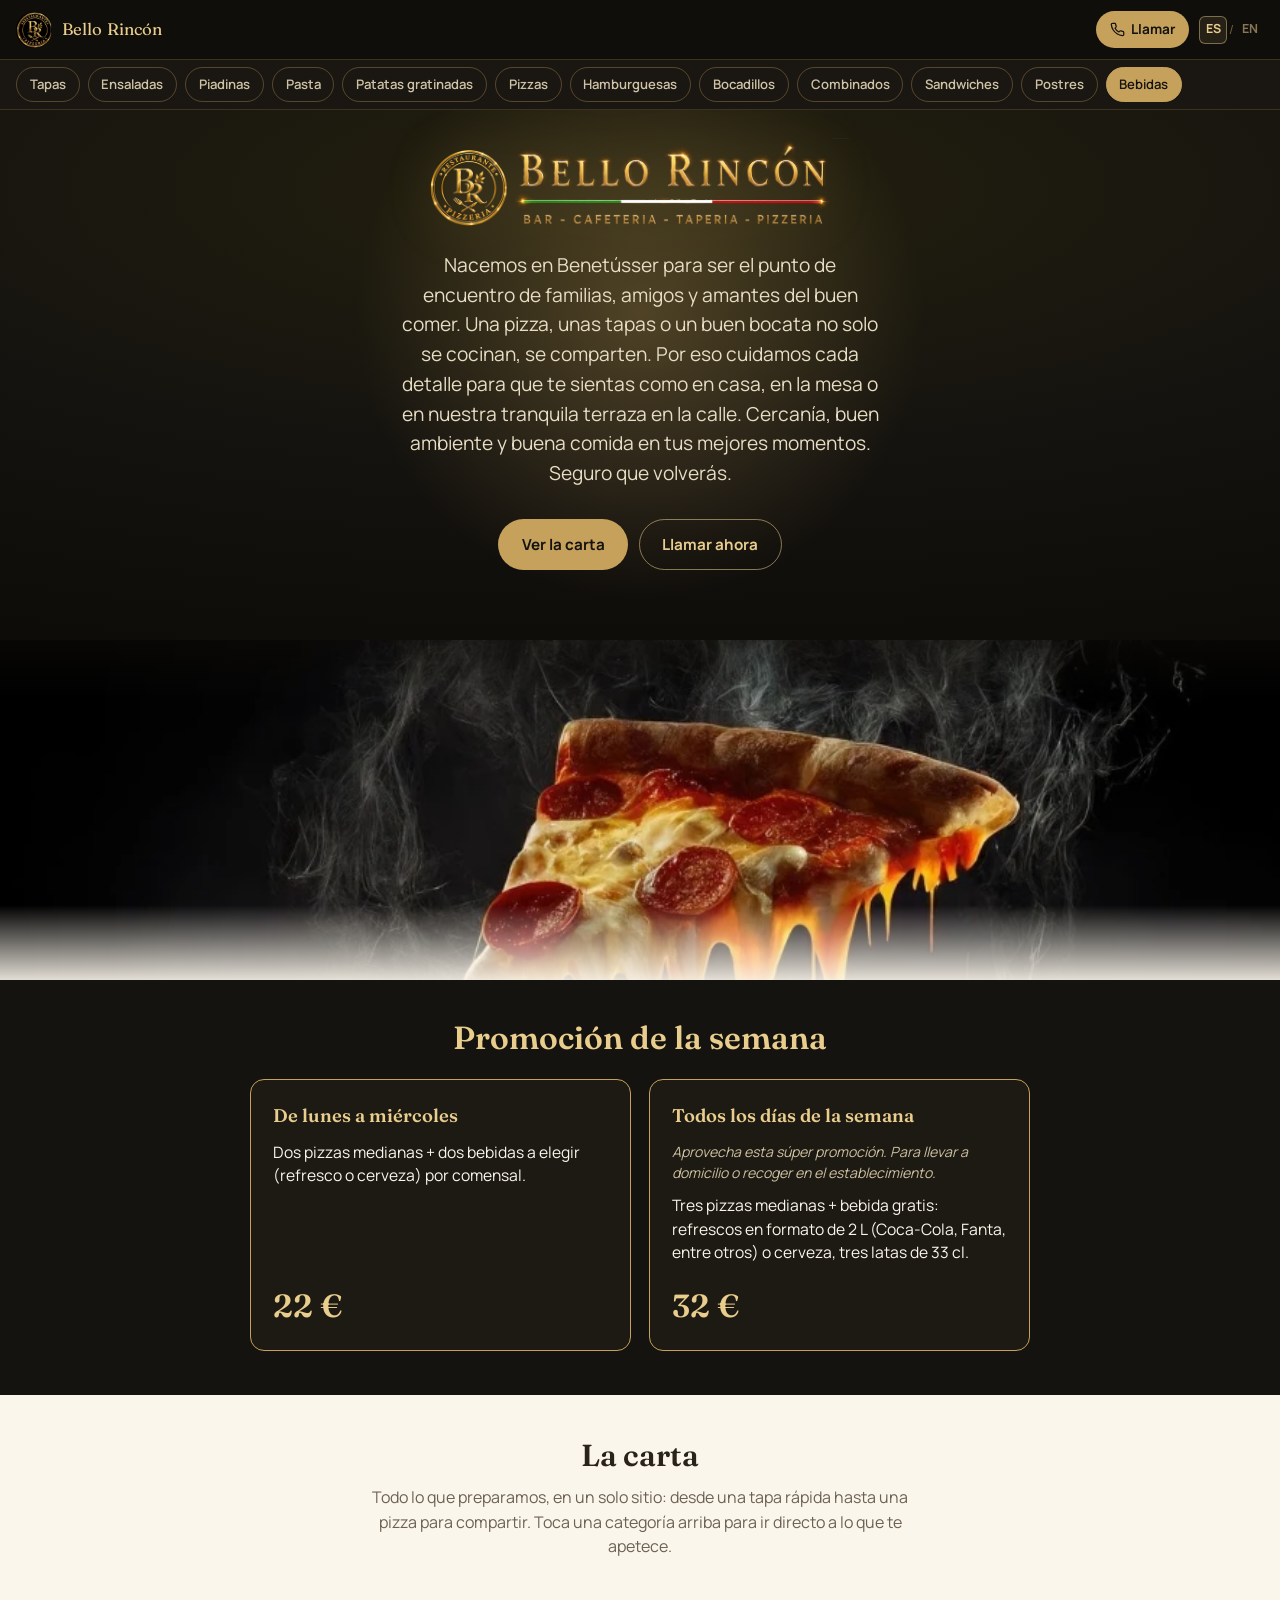
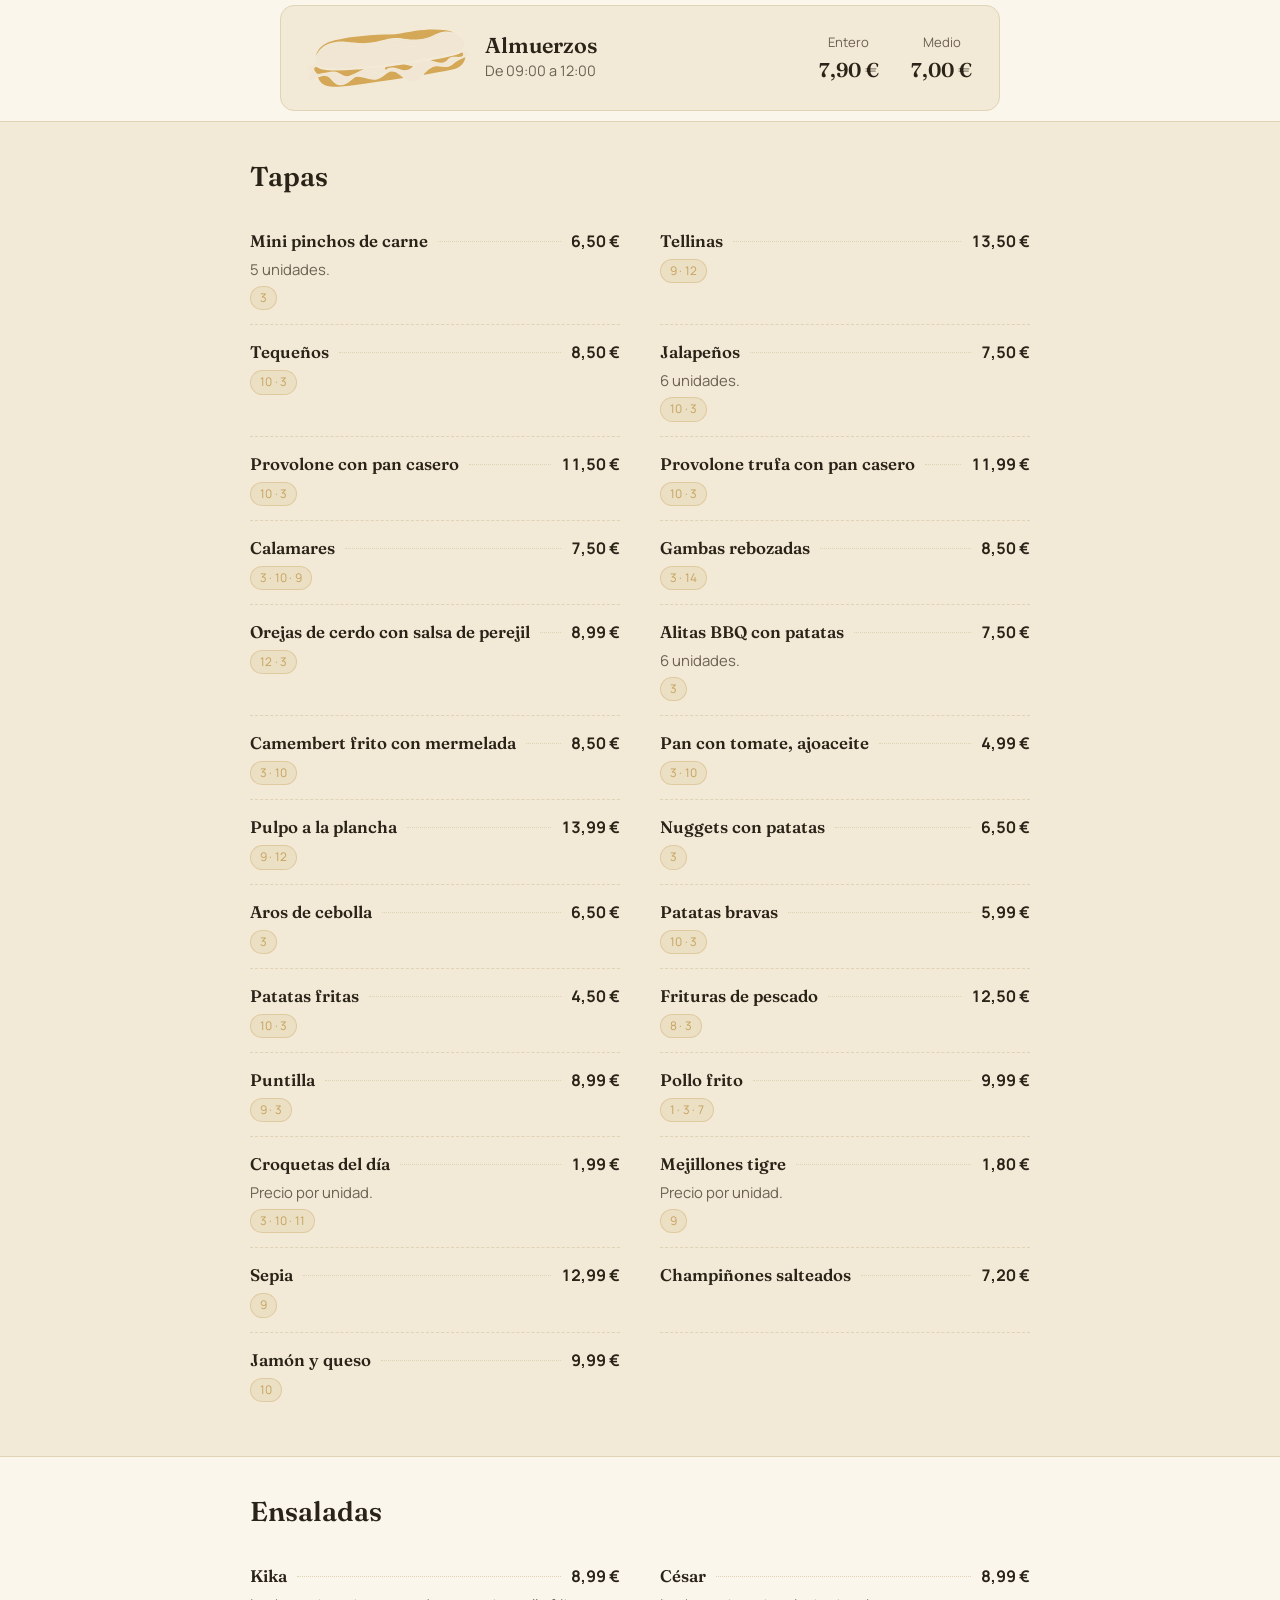
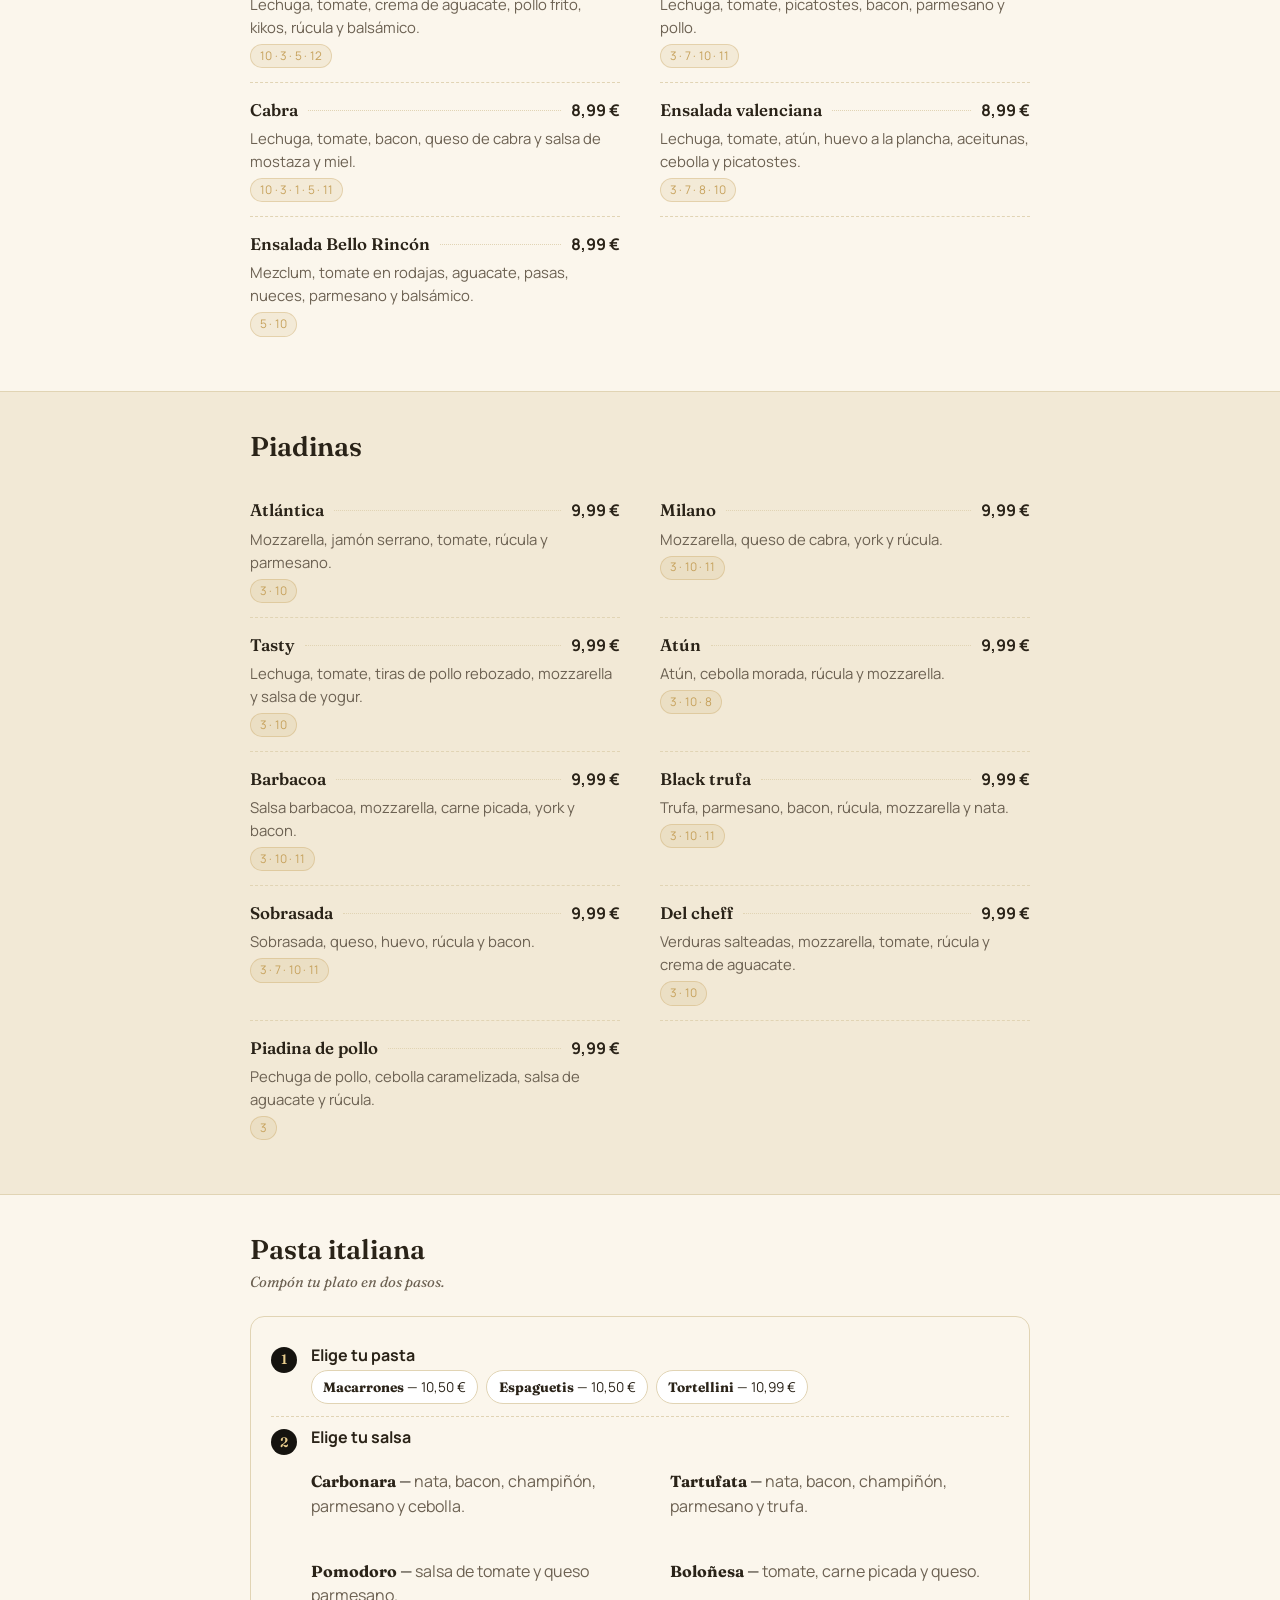
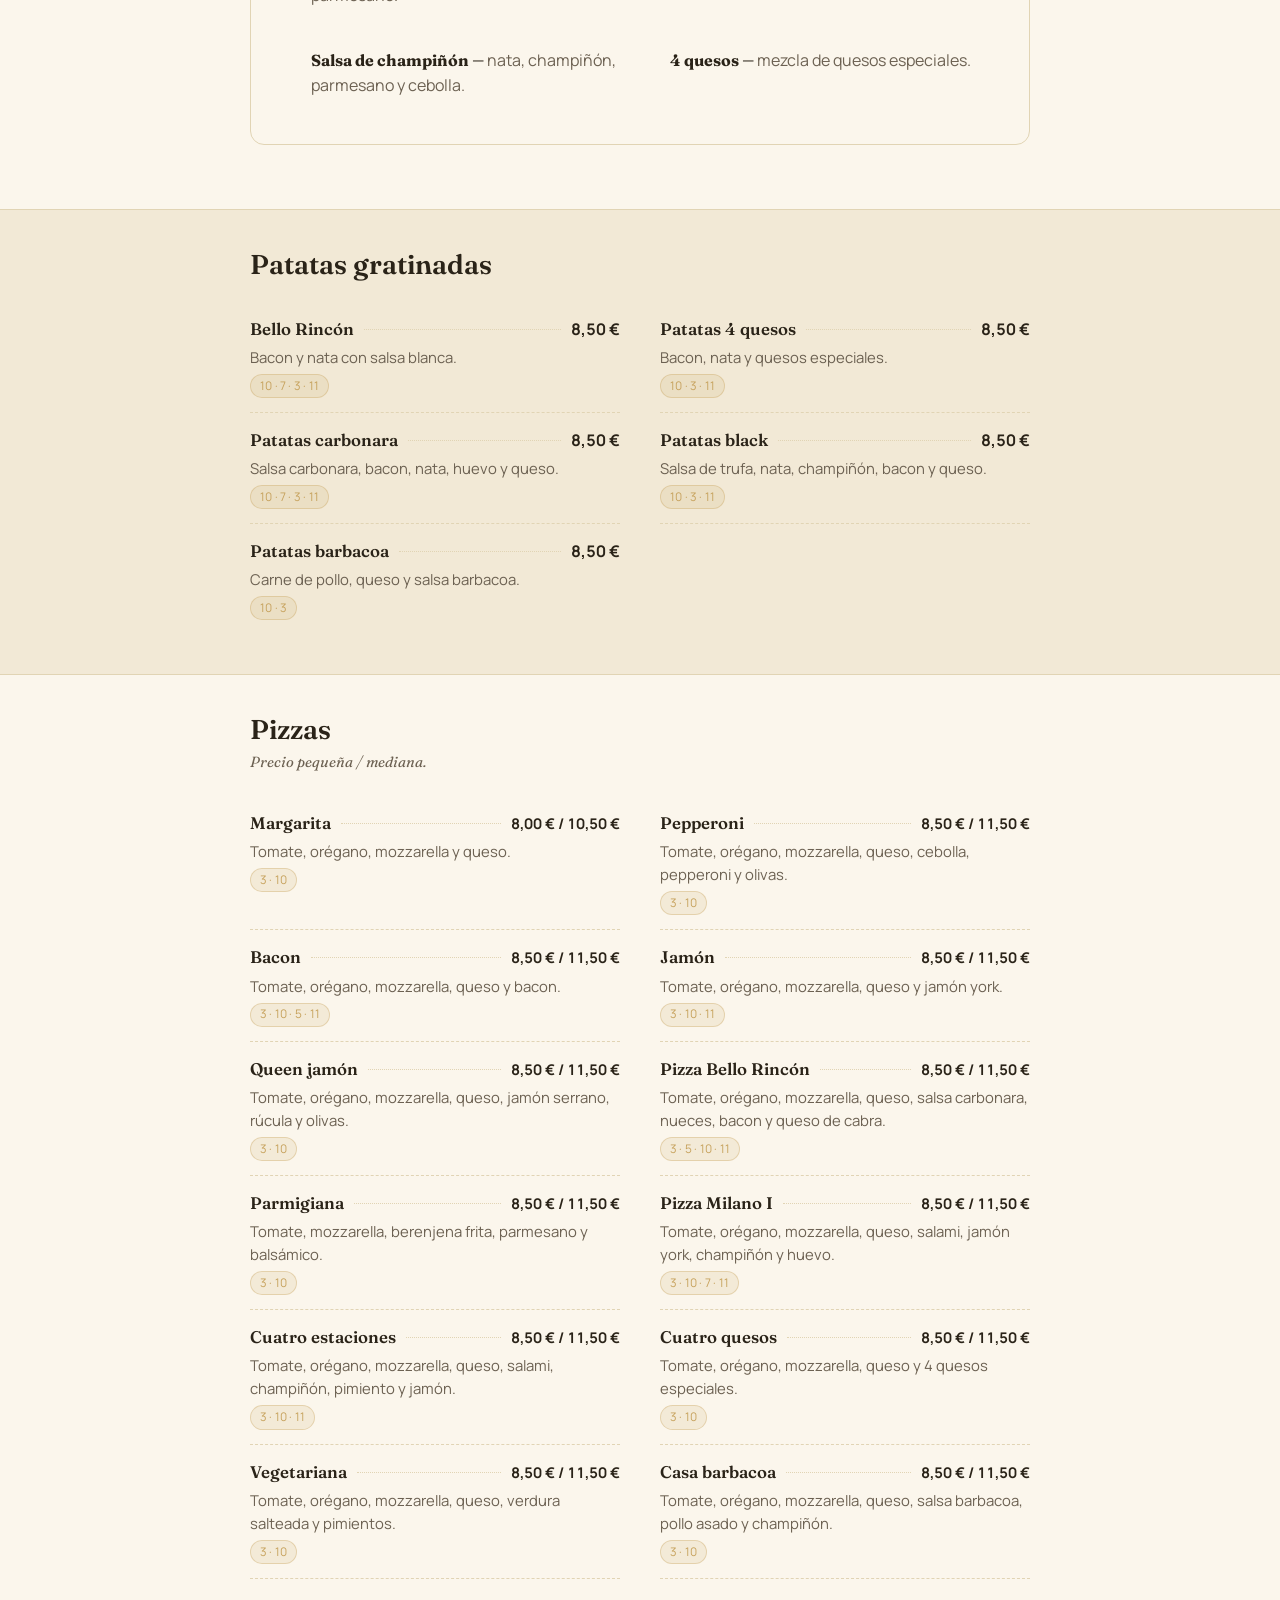
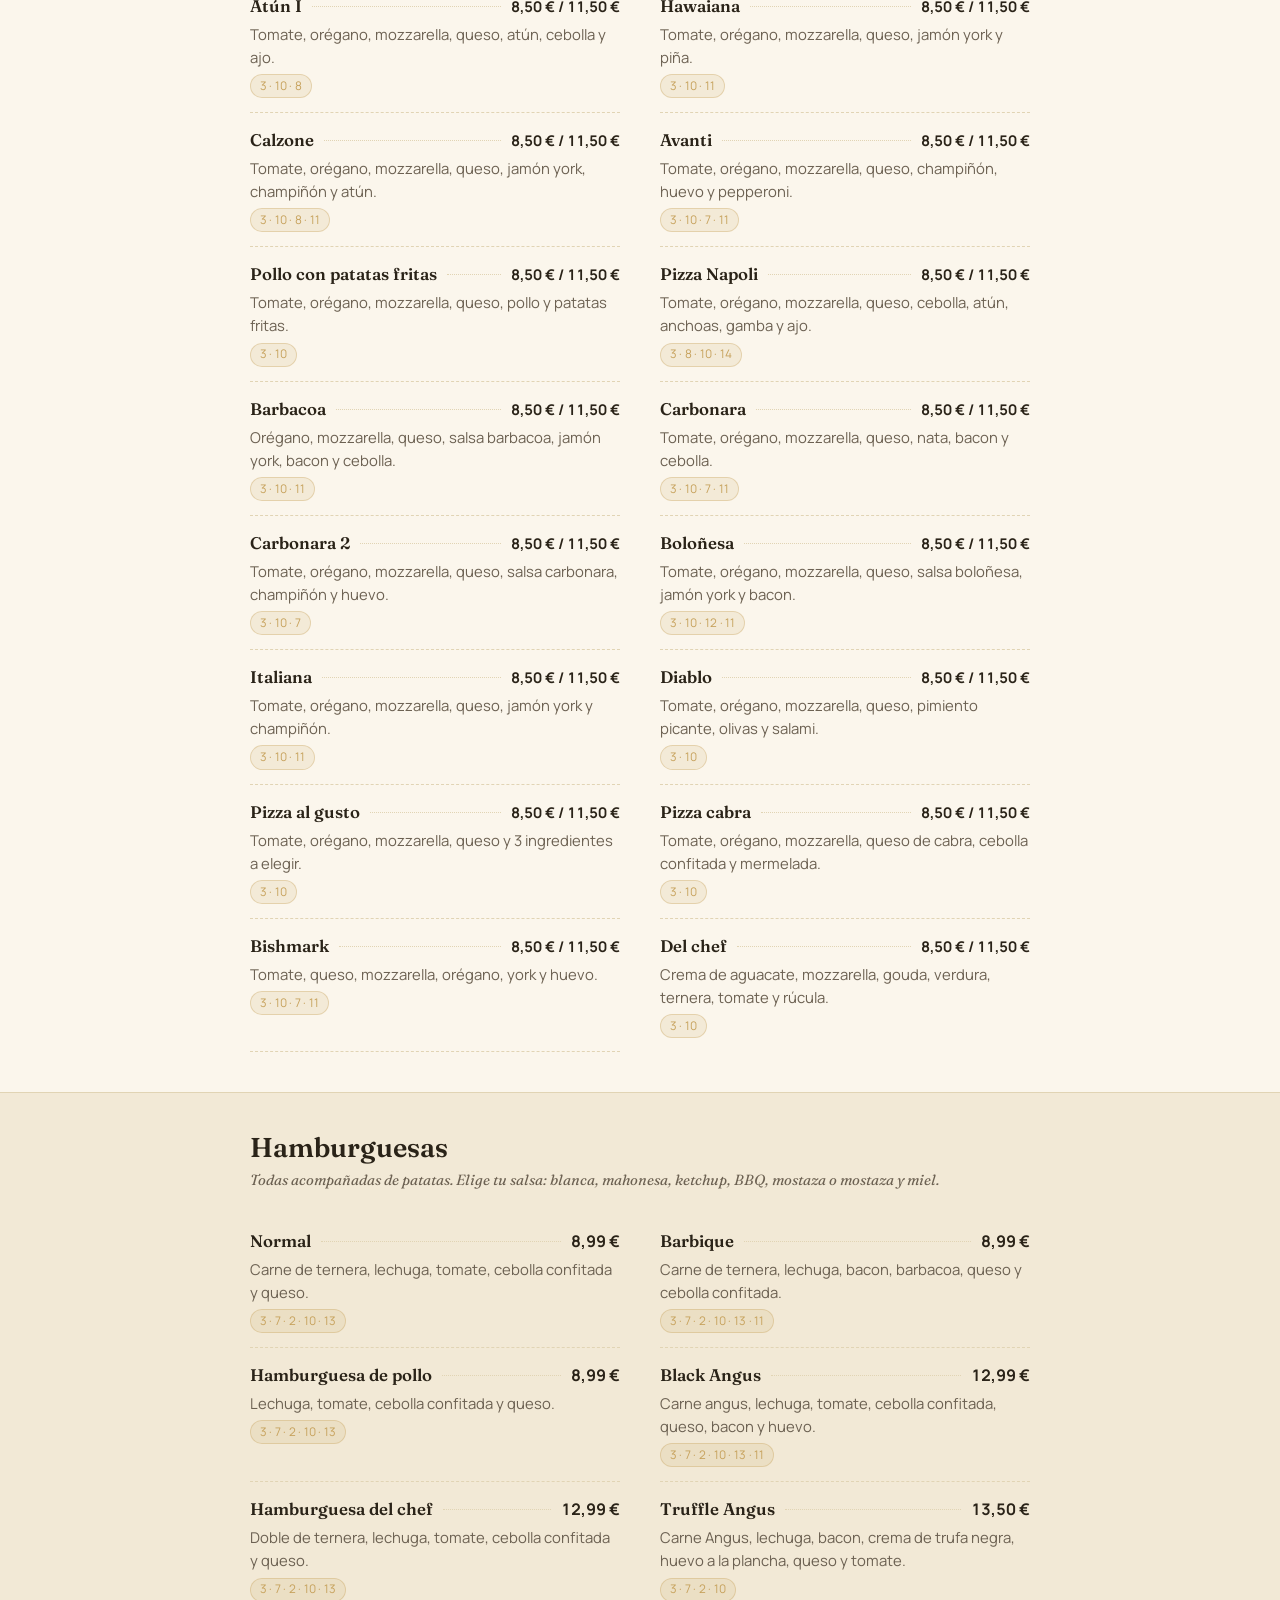
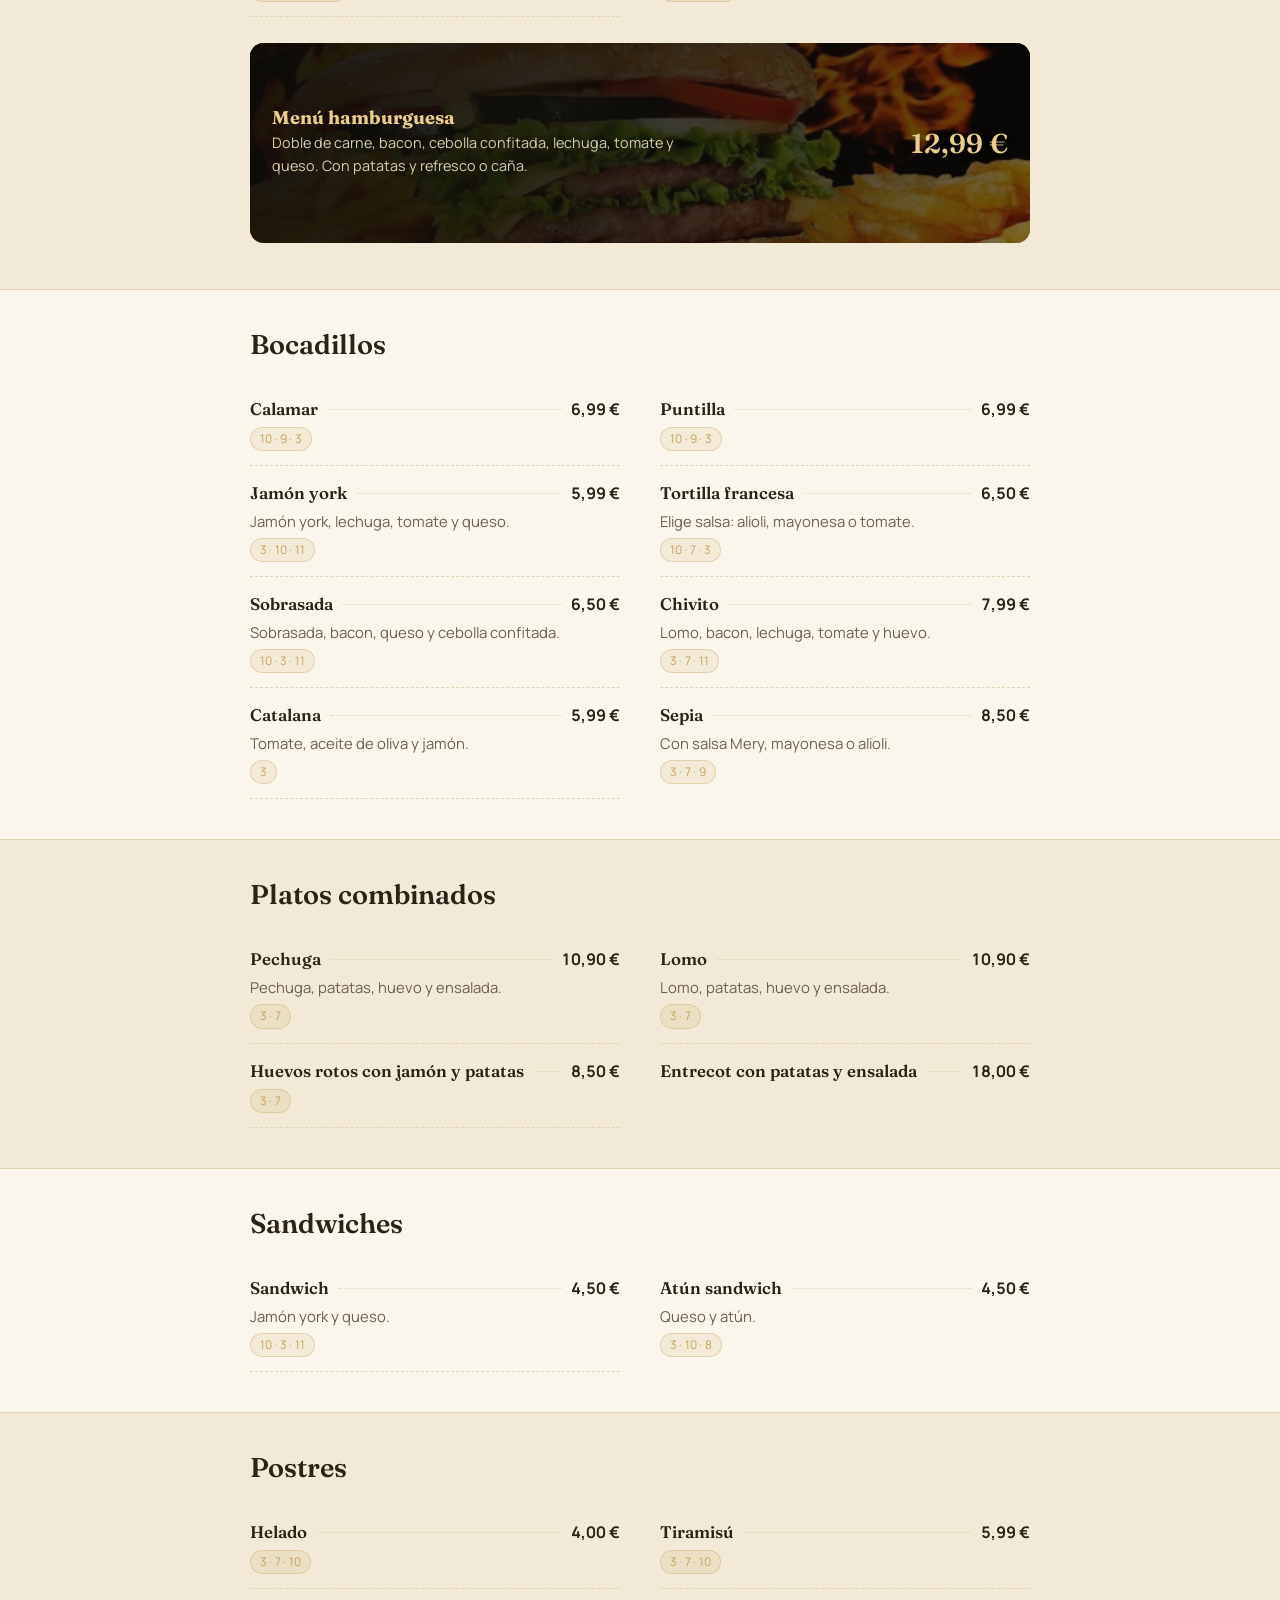
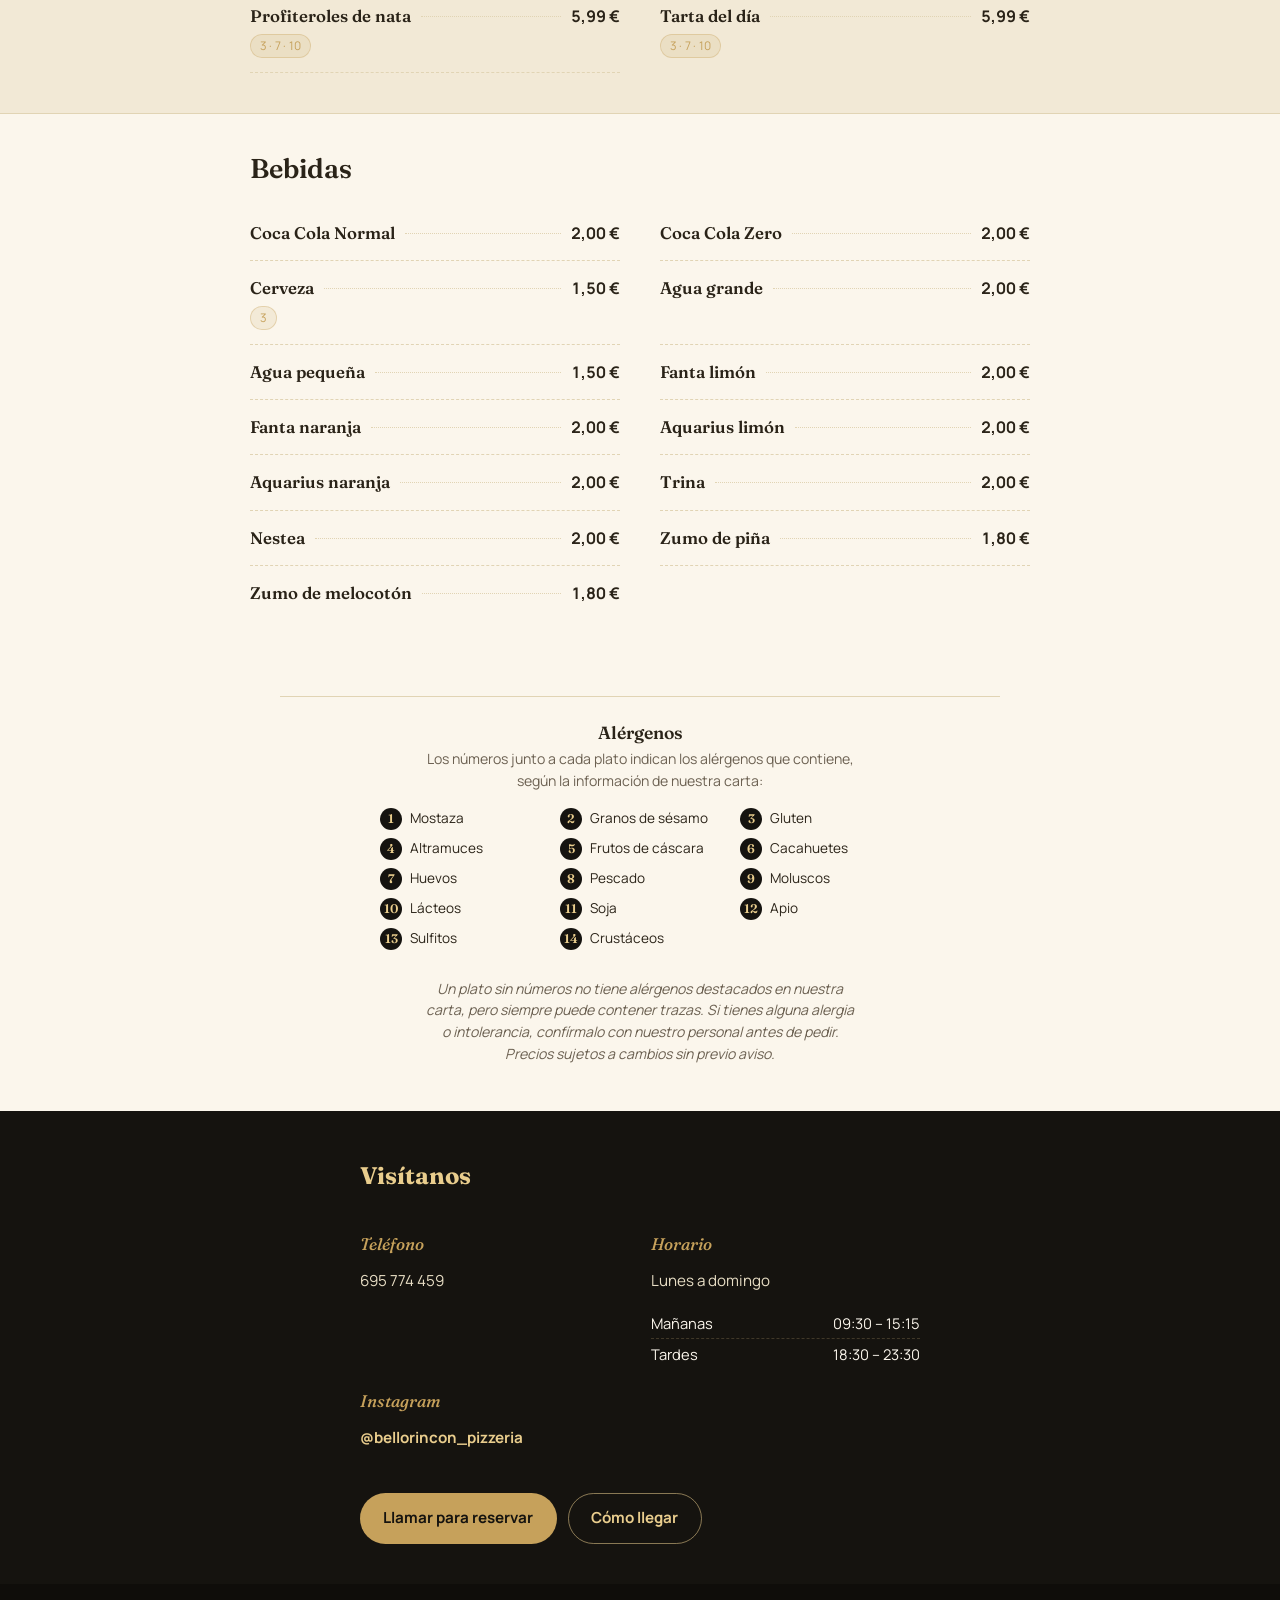
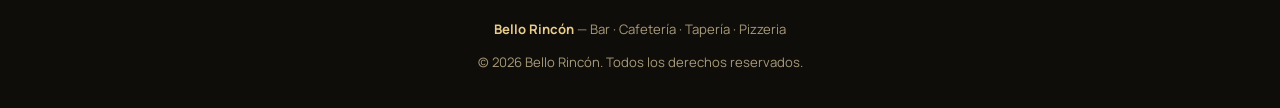
<file: index.html>
<!DOCTYPE html>
<html lang="es">
<head>
<meta charset="UTF-8">
<meta name="viewport" content="width=device-width, initial-scale=1, viewport-fit=cover">
<title>Bello Rincón — Bar, Cafetería, Tapería y Pizzeria</title>
<meta name="description" content="Bello Rincón: bar, cafetería, tapería y pizzeria. Pizzas al horno, pasta italiana, hamburguesas, tapas y mucho más. Consulta la carta completa y llama para reservar.">
<meta name="theme-color" content="#15130f">

<link rel="icon" href="img/favicon-32.png" sizes="32x32" type="image/png">
<link rel="apple-touch-icon" href="img/logo-mark-512.png">

<link rel="preconnect" href="https://fonts.googleapis.com">
<link rel="preconnect" href="https://fonts.gstatic.com" crossorigin>
<link href="https://fonts.googleapis.com/css2?family=Fraunces:ital,wght@0,500;0,600;1,500&family=Manrope:wght@400;500;600;700&display=swap" rel="stylesheet">

<link rel="stylesheet" href="css/style.css">
</head>
<body>

<a href="#carta" class="visually-hidden">Ir a la carta</a>

<header class="site-header">
  <div class="header-bar">

    <a href="#inicio" class="brand">
      <picture>
        <source srcset="img/logo-mark-192.webp" type="image/webp">
        <img src="img/logo-mark-512.png" alt="Bello Rincón" width="36" height="36">
      </picture>
      <span>Bello Rincón</span>
    </a>

    <div class="header-actions">

      <a class="call-btn" href="tel:+34695774459">
        <svg viewBox="0 0 24 24" fill="none" stroke="currentColor" stroke-width="2" stroke-linecap="round" stroke-linejoin="round" aria-hidden="true">
          <path d="M22 16.92v3a2 2 0 0 1-2.18 2 19.79 19.79 0 0 1-8.63-3.07 19.5 19.5 0 0 1-6-6 19.79 19.79 0 0 1-3.07-8.67A2 2 0 0 1 4.11 2h3a2 2 0 0 1 2 1.72c.127.96.361 1.903.7 2.81a2 2 0 0 1-.45 2.11L8.09 9.91a16 16 0 0 0 6 6l1.27-1.27a2 2 0 0 1 2.11-.45c.907.339 1.85.573 2.81.7A2 2 0 0 1 22 16.92z"/>
        </svg>
        <span class="call-label">Llamar</span>
      </a>

      <div class="language-switch" aria-label="Selector de idioma">
        <button type="button" class="lang-btn active" data-lang="es" aria-pressed="true">ES</button>
        <span class="lang-separator">/</span>
        <button type="button" class="lang-btn" data-lang="en" aria-pressed="false">EN</button>
      </div>

    </div>
  </div>

  <nav class="category-nav" aria-label="Categorías de la carta">
    <div class="category-track" id="categoryTrack">
      <a href="#tapas" class="cat-pill">Tapas</a>
      <a href="#ensaladas" class="cat-pill">Ensaladas</a>
      <a href="#piadinas" class="cat-pill">Piadinas</a>
      <a href="#pasta" class="cat-pill">Pasta</a>
      <a href="#patatas" class="cat-pill">Patatas gratinadas</a>
      <a href="#pizzas" class="cat-pill">Pizzas</a>
      <a href="#hamburguesas" class="cat-pill">Hamburguesas</a>
      <a href="#bocadillos" class="cat-pill">Bocadillos</a>
      <a href="#combinados" class="cat-pill">Combinados</a>
      <a href="#sandwiches" class="cat-pill">Sandwiches</a>
      <a href="#postres" class="cat-pill">Postres</a>
      <a href="#bebidas" class="cat-pill">Bebidas</a>
    </div>
  </nav>
</header>

<main>

  <section class="hero" id="inicio">
    <div class="hero-glow" aria-hidden="true"></div>
    <div class="hero-inner">
      <picture>
        <source srcset="img/logo-banner.webp" type="image/webp">
        <img class="hero-logo" src="img/logo-banner.png" alt="Bello Rincón — Bar, Cafetería, Tapería, Pizzeria" width="1800" height="377">
      </picture>
      <div>&nbsp</div>
      <p class="hero-tag">Nacemos en Benetússer para ser el punto de encuentro de familias, amigos y amantes del buen comer. Una pizza, unas tapas o un buen bocata no solo se cocinan, se comparten. Por eso cuidamos cada detalle para que te sientas como en casa, en la mesa o en nuestra tranquila terraza en la calle. Cercanía, buen ambiente y buena comida en tus mejores momentos. Seguro que volverás.</p>
      <div class="hero-actions">
        <a href="#carta" class="btn btn-primary">Ver la carta</a>
        <a href="tel:+34695774459" class="btn btn-ghost">Llamar ahora</a>
      </div>
    </div>
  </section>

  <section class="showcase" aria-hidden="true">
    <picture>
      <source srcset="img/pizza-banner.webp" type="image/webp">
      <img src="img/pizza-banner.jpg" alt="" loading="lazy" width="885" height="587">
    </picture>
  </section>

  <section class="promo" id="promociones">
    <div class="container">
      <div class="promo-head">
        <h2 class="promo-title">Promoción de la semana</h2>
      </div>

      <div class="promo-cards">
        <article class="promo-card" id="promo-1">
          <p class="promo-when">De lunes a miércoles</p>
          <p class="promo-desc">Dos pizzas medianas + dos bebidas a elegir (refresco o cerveza) por comensal.</p>
          <p class="promo-price">22 €</p>
        </article>

        <article class="promo-card" id="promo-2">
          <p class="promo-when">Todos los días de la semana</p>
          <p class="promo-tagline">Aprovecha esta súper promoción. Para llevar a domicilio o recoger en el establecimiento.</p>
          <p class="promo-desc">Tres pizzas medianas + bebida gratis: refrescos en formato de 2 L (Coca-Cola, Fanta, entre otros) o cerveza, tres latas de 33 cl.</p>
          <p class="promo-price">32 €</p>
        </article>
      </div>
    </div>
  </section>

  <section class="intro" id="carta">
    <div class="container">
      <h1>La carta</h1>
      <p>Todo lo que preparamos, en un solo sitio: desde una tapa rápida hasta una pizza para compartir. Toca una categoría arriba para ir directo a lo que te apetece.</p>
    </div>
  </section>

  <div class="menu">
    
    <!-- ALMUERZOS -->
    <section class="almuerzos">
      <div class="container">
        <div class="almuerzos-card">
    
          <div class="almuerzos-title">
            <span class="almuerzos-icon" aria-hidden="true">
              <img src="img/almuerzos-icon.svg" alt="" />
            </span>
            <div>
              <h2>Almuerzos</h2>
              <p class="almuerzos-time">De 09:00 a 12:00</p>
            </div>
          </div>
    
          <div class="almuerzos-prices">
            <div class="almuerzo-price">
              <span class="almuerzo-entero">Entero</span>
              <strong>7,90 €</strong>
            </div>
    
            <div class="almuerzo-price">
              <span class="almuerzo-medio">Medio</span>
              <strong>7,00 €</strong>
            </div>
          </div>
    
        </div>
      </div>
    </section>
    
    <!-- TAPAS -->
    <section class="menu-section" id="tapas">
      <div class="container">
        <div class="section-head"><h2>Tapas</h2></div>
        <ul class="dish-list">
          <li class="dish"><div class="dish-head"><span class="dish-name">Mini pinchos de carne</span><span class="leader"></span><span class="dish-price">6,50 €</span></div><p class="dish-desc">5 unidades.</p><span class="allergens" title="Alérgenos: Gluten">3</span></li>
          <li class="dish"><div class="dish-head"><span class="dish-name">Tellinas</span><span class="leader"></span><span class="dish-price">13,50 €</span></div><span class="allergens" title="Alérgenos: Moluscos, Apio">9 · 12</span></li>
          <li class="dish"><div class="dish-head"><span class="dish-name">Tequeños</span><span class="leader"></span><span class="dish-price">8,50 €</span></div><span class="allergens" title="Alérgenos: Lácteos, Gluten">10 · 3</span></li>
          <li class="dish"><div class="dish-head"><span class="dish-name">Jalapeños</span><span class="leader"></span><span class="dish-price">7,50 €</span></div><p class="dish-desc">6 unidades.</p><span class="allergens" title="Alérgenos: Lácteos, Gluten">10 · 3</span></li>
          <li class="dish"><div class="dish-head"><span class="dish-name">Provolone con pan casero</span><span class="leader"></span><span class="dish-price">11,50 €</span></div><span class="allergens" title="Alérgenos: Lácteos, Gluten">10 · 3</span></li>
          <li class="dish"><div class="dish-head"><span class="dish-name">Provolone trufa con pan casero</span><span class="leader"></span><span class="dish-price">11,99 €</span></div><span class="allergens" title="Alérgenos: Lácteos, Gluten">10 · 3</span></li>
          <li class="dish"><div class="dish-head"><span class="dish-name">Calamares</span><span class="leader"></span><span class="dish-price">7,50 €</span></div><span class="allergens" title="Alérgenos: Gluten, Lácteos, Moluscos">3 · 10 · 9</span></li>
          <li class="dish"><div class="dish-head"><span class="dish-name">Gambas rebozadas</span><span class="leader"></span><span class="dish-price">8,50 €</span></div><span class="allergens" title="Alérgenos: Gluten, Crustáceos">3 · 14</span></li>
          <li class="dish"><div class="dish-head"><span class="dish-name">Orejas de cerdo con salsa de perejil</span><span class="leader"></span><span class="dish-price">8,99 €</span></div><span class="allergens" title="Alérgenos: Apio, Gluten">12 · 3</span></li>
          <li class="dish"><div class="dish-head"><span class="dish-name">Alitas BBQ con patatas</span><span class="leader"></span><span class="dish-price">7,50 €</span></div><p class="dish-desc">6 unidades.</p><span class="allergens" title="Alérgenos: Gluten">3</span></li>
          <li class="dish"><div class="dish-head"><span class="dish-name">Camembert frito con mermelada</span><span class="leader"></span><span class="dish-price">8,50 €</span></div><span class="allergens" title="Alérgenos: Gluten, Lácteos">3 · 10</span></li>
          <li class="dish"><div class="dish-head"><span class="dish-name">Pan con tomate, ajoaceite</span><span class="leader"></span><span class="dish-price">4,99 €</span></div><span class="allergens" title="Alérgenos: Gluten, Lácteos">3 · 10</span></li>
          <li class="dish"><div class="dish-head"><span class="dish-name">Pulpo a la plancha</span><span class="leader"></span><span class="dish-price">13,99 €</span></div><span class="allergens" title="Alérgenos: Moluscos, Apio">9 · 12</span></li>
          <li class="dish"><div class="dish-head"><span class="dish-name">Nuggets con patatas</span><span class="leader"></span><span class="dish-price">6,50 €</span></div><span class="allergens" title="Alérgenos: Gluten">3</span></li>
          <li class="dish"><div class="dish-head"><span class="dish-name">Aros de cebolla</span><span class="leader"></span><span class="dish-price">6,50 €</span></div><span class="allergens" title="Alérgenos: Gluten">3</span></li>
          <li class="dish"><div class="dish-head"><span class="dish-name">Patatas bravas</span><span class="leader"></span><span class="dish-price">5,99 €</span></div><span class="allergens" title="Alérgenos: Lácteos, Gluten">10 · 3</span></li>
          <li class="dish"><div class="dish-head"><span class="dish-name">Patatas fritas</span><span class="leader"></span><span class="dish-price">4,50 €</span></div><span class="allergens" title="Alérgenos: Lácteos, Gluten">10 · 3</span></li>
          <li class="dish"><div class="dish-head"><span class="dish-name">Frituras de pescado</span><span class="leader"></span><span class="dish-price">12,50 €</span></div><span class="allergens" title="Alérgenos: Pescado, Gluten">8 · 3</span></li>
          <li class="dish"><div class="dish-head"><span class="dish-name">Puntilla</span><span class="leader"></span><span class="dish-price">8,99 €</span></div><span class="allergens" title="Alérgenos: Moluscos, Gluten">9 · 3</span></li>
          <li class="dish"><div class="dish-head"><span class="dish-name">Pollo frito</span><span class="leader"></span><span class="dish-price">9,99 €</span></div><span class="allergens" title="Alérgenos: Mostaza, Gluten, Huevo">1 · 3 · 7</span></li>
          <li class="dish"><div class="dish-head"><span class="dish-name">Croquetas del día</span><span class="leader"></span><span class="dish-price">1,99 €</span></div><p class="dish-desc">Precio por unidad.</p><span class="allergens" title="Alérgenos: Gluten, Lácteos, Soja">3 · 10 · 11</span></li>
          <li class="dish"><div class="dish-head"><span class="dish-name">Mejillones tigre</span><span class="leader"></span><span class="dish-price">1,80 €</span></div><p class="dish-desc">Precio por unidad.</p><span class="allergens" title="Alérgenos: Moluscos">9</span></li>
          <li class="dish"><div class="dish-head"><span class="dish-name">Sepia</span><span class="leader"></span><span class="dish-price">12,99 €</span></div><span class="allergens" title="Alérgenos: Moluscos">9</span></li>
          <li class="dish"><div class="dish-head"><span class="dish-name">Champiñones salteados</span><span class="leader"></span><span class="dish-price">7,20 €</span></div></li>
          <li class="dish"><div class="dish-head"><span class="dish-name">Jamón y queso</span><span class="leader"></span><span class="dish-price">9,99 €</span></div><span class="allergens" title="Alérgenos: Lácteos">10</span></li>
        </ul>
      </div>
    </section>

    <!-- ENSALADAS -->
    <section class="menu-section" id="ensaladas">
      <div class="container">
        <div class="section-head"><h2>Ensaladas</h2></div>
        <ul class="dish-list">
          <li class="dish"><div class="dish-head"><span class="dish-name">Kika</span><span class="leader"></span><span class="dish-price">8,99 €</span></div><p class="dish-desc">Lechuga, tomate, crema de aguacate, pollo frito, kikos, rúcula y balsámico.</p><span class="allergens" title="Alérgenos: Lácteos, Gluten, Frutos de cáscara, Apio">10 · 3 · 5 · 12</span></li>
          <li class="dish"><div class="dish-head"><span class="dish-name">César</span><span class="leader"></span><span class="dish-price">8,99 €</span></div><p class="dish-desc">Lechuga, tomate, picatostes, bacon, parmesano y pollo.</p><span class="allergens" title="Alérgenos: Gluten, Huevo, Lácteos, Soja">3 · 7 · 10 · 11</span></li>
          <li class="dish"><div class="dish-head"><span class="dish-name">Cabra</span><span class="leader"></span><span class="dish-price">8,99 €</span></div><p class="dish-desc">Lechuga, tomate, bacon, queso de cabra y salsa de mostaza y miel.</p><span class="allergens" title="Alérgenos: Lácteos, Gluten, Mostaza, Frutos de cáscara, Soja">10 · 3 · 1 · 5 · 11</span></li>
          <li class="dish"><div class="dish-head"><span class="dish-name">Ensalada valenciana</span><span class="leader"></span><span class="dish-price">8,99 €</span></div><p class="dish-desc">Lechuga, tomate, atún, huevo a la plancha, aceitunas, cebolla y picatostes.</p><span class="allergens" title="Alérgenos: Gluten, Huevo, Pescado, Lácteos">3 · 7 · 8 · 10</span></li>
          <li class="dish"><div class="dish-head"><span class="dish-name">Ensalada Bello Rincón</span><span class="leader"></span><span class="dish-price">8,99 €</span></div><p class="dish-desc">Mezclum, tomate en rodajas, aguacate, pasas, nueces, parmesano y balsámico.</p><span class="allergens" title="Alérgenos: Frutos de cáscara, Lácteos">5 · 10</span></li>
        </ul>
      </div>
    </section>

    <!-- PIADINAS -->
    <section class="menu-section" id="piadinas">
      <div class="container">
        <div class="section-head"><h2>Piadinas</h2></div>
        <ul class="dish-list">
          <li class="dish"><div class="dish-head"><span class="dish-name">Atlántica</span><span class="leader"></span><span class="dish-price">9,99 €</span></div><p class="dish-desc">Mozzarella, jamón serrano, tomate, rúcula y parmesano.</p><span class="allergens" title="Alérgenos: Gluten, Lácteos">3 · 10</span></li>
          <li class="dish"><div class="dish-head"><span class="dish-name">Milano</span><span class="leader"></span><span class="dish-price">9,99 €</span></div><p class="dish-desc">Mozzarella, queso de cabra, york y rúcula.</p><span class="allergens" title="Alérgenos: Gluten, Lácteos, Soja">3 · 10 · 11</span></li>
          <li class="dish"><div class="dish-head"><span class="dish-name">Tasty</span><span class="leader"></span><span class="dish-price">9,99 €</span></div><p class="dish-desc">Lechuga, tomate, tiras de pollo rebozado, mozzarella y salsa de yogur.</p><span class="allergens" title="Alérgenos: Gluten, Lácteos">3 · 10</span></li>
          <li class="dish"><div class="dish-head"><span class="dish-name">Atún</span><span class="leader"></span><span class="dish-price">9,99 €</span></div><p class="dish-desc">Atún, cebolla morada, rúcula y mozzarella.</p><span class="allergens" title="Alérgenos: Gluten, Lácteos, Pescado">3 · 10 · 8</span></li>
          <li class="dish"><div class="dish-head"><span class="dish-name">Barbacoa</span><span class="leader"></span><span class="dish-price">9,99 €</span></div><p class="dish-desc">Salsa barbacoa, mozzarella, carne picada, york y bacon.</p><span class="allergens" title="Alérgenos: Gluten, Lácteos, Soja">3 · 10 · 11</span></li>
          <li class="dish"><div class="dish-head"><span class="dish-name">Black trufa</span><span class="leader"></span><span class="dish-price">9,99 €</span></div><p class="dish-desc">Trufa, parmesano, bacon, rúcula, mozzarella y nata.</p><span class="allergens" title="Alérgenos: Gluten, Lácteos, Soja">3 · 10 · 11</span></li>
          <li class="dish"><div class="dish-head"><span class="dish-name">Sobrasada</span><span class="leader"></span><span class="dish-price">9,99 €</span></div><p class="dish-desc">Sobrasada, queso, huevo, rúcula y bacon.</p><span class="allergens" title="Alérgenos: Gluten, Huevo, Lácteos, Soja">3 · 7 · 10 · 11</span></li>
          <li class="dish"><div class="dish-head"><span class="dish-name">Del cheff</span><span class="leader"></span><span class="dish-price">9,99 €</span></div><p class="dish-desc">Verduras salteadas, mozzarella, tomate, rúcula y crema de aguacate.</p><span class="allergens" title="Alérgenos: Gluten, Lácteos">3 · 10</span></li>
          <li class="dish"><div class="dish-head"><span class="dish-name">Piadina de pollo</span><span class="leader"></span><span class="dish-price">9,99 €</span></div><p class="dish-desc">Pechuga de pollo, cebolla caramelizada, salsa de aguacate y rúcula.</p><span class="allergens" title="Alérgenos: Gluten">3</span></li>
        </ul>
      </div>
    </section>

    <!-- PASTA -->
    <section class="menu-section" id="pasta">
      <div class="container">
        <div class="section-head">
          <h2>Pasta italiana</h2>
          <span class="section-note">Compón tu plato en dos pasos.</span>
        </div>

        <div class="builder">
          <div class="builder-step">
            <span class="step-num">1</span>
            <div>
              <h3>Elige tu pasta</h3>
              <div class="chip-row">
                <span class="chip"><b>Macarrones</b> — 10,50 €</span>
                <span class="chip"><b>Espaguetis</b> — 10,50 €</span>
                <span class="chip"><b>Tortellini</b> — 10,99 €</span>
              </div>
            </div>
          </div>
          <div class="builder-step">
            <span class="step-num">2</span>
            <div>
              <h3>Elige tu salsa</h3>
              <div class="sauce-list">
                <p class="sauce-item"><b>Carbonara</b> — <span>nata, bacon, champiñón, parmesano y cebolla.</span></p>
                <p class="sauce-item"><b>Tartufata</b> — <span>nata, bacon, champiñón, parmesano y trufa.</span></p>
                <p class="sauce-item"><b>Pomodoro</b> — <span>salsa de tomate y queso parmesano.</span></p>
                <p class="sauce-item"><b>Boloñesa</b> — <span>tomate, carne picada y queso.</span></p>
                <p class="sauce-item"><b>Salsa de champiñón</b> — <span>nata, champiñón, parmesano y cebolla.</span></p>
                <p class="sauce-item"><b>4 quesos</b> — <span>mezcla de quesos especiales.</span></p>
              </div>
            </div>
          </div>
        </div>
      </div>
    </section>

    <!-- PATATAS GRATINADAS -->
    <section class="menu-section" id="patatas">
      <div class="container">
        <div class="section-head"><h2>Patatas gratinadas</h2></div>
        <ul class="dish-list">
          <li class="dish"><div class="dish-head"><span class="dish-name">Bello Rincón</span><span class="leader"></span><span class="dish-price">8,50 €</span></div><p class="dish-desc">Bacon y nata con salsa blanca.</p><span class="allergens" title="Alérgenos: Lácteos, Huevo, Gluten, Soja">10 · 7 · 3 · 11</span></li>
          <li class="dish"><div class="dish-head"><span class="dish-name">Patatas 4 quesos</span><span class="leader"></span><span class="dish-price">8,50 €</span></div><p class="dish-desc">Bacon, nata y quesos especiales.</p><span class="allergens" title="Alérgenos: Lácteos, Gluten, Soja">10 · 3 · 11</span></li>
          <li class="dish"><div class="dish-head"><span class="dish-name">Patatas carbonara</span><span class="leader"></span><span class="dish-price">8,50 €</span></div><p class="dish-desc">Salsa carbonara, bacon, nata, huevo y queso.</p><span class="allergens" title="Alérgenos: Lácteos, Huevo, Gluten, Soja">10 · 7 · 3 · 11</span></li>
          <li class="dish"><div class="dish-head"><span class="dish-name">Patatas black</span><span class="leader"></span><span class="dish-price">8,50 €</span></div><p class="dish-desc">Salsa de trufa, nata, champiñón, bacon y queso.</p><span class="allergens" title="Alérgenos: Lácteos, Gluten, Soja">10 · 3 · 11</span></li>
          <li class="dish"><div class="dish-head"><span class="dish-name">Patatas barbacoa</span><span class="leader"></span><span class="dish-price">8,50 €</span></div><p class="dish-desc">Carne de pollo, queso y salsa barbacoa.</p><span class="allergens" title="Alérgenos: Lácteos, Gluten">10 · 3</span></li>
        </ul>
      </div>
    </section>

    <!-- PIZZAS -->
    <section class="menu-section" id="pizzas">
      <div class="container">
        <div class="section-head">
          <h2>Pizzas</h2>
          <span class="section-note">Precio pequeña / mediana.</span>
        </div>
        <ul class="dish-list">
          <li class="dish"><div class="dish-head"><span class="dish-name">Margarita</span><span class="leader"></span><span class="dish-price dual">8,00 € / 10,50 €</span></div><p class="dish-desc">Tomate, orégano, mozzarella y queso.</p><span class="allergens" title="Alérgenos: Gluten, Lácteos">3 · 10</span></li>
          <li class="dish"><div class="dish-head"><span class="dish-name">Pepperoni</span><span class="leader"></span><span class="dish-price dual">8,50 € / 11,50 €</span></div><p class="dish-desc">Tomate, orégano, mozzarella, queso, cebolla, pepperoni y olivas.</p><span class="allergens" title="Alérgenos: Gluten, Lácteos">3 · 10</span></li>
          <li class="dish"><div class="dish-head"><span class="dish-name">Bacon</span><span class="leader"></span><span class="dish-price dual">8,50 € / 11,50 €</span></div><p class="dish-desc">Tomate, orégano, mozzarella, queso y bacon.</p><span class="allergens" title="Alérgenos: Gluten, Lácteos, Frutos de cáscara, Soja">3 · 10 · 5 · 11</span></li>
          <li class="dish"><div class="dish-head"><span class="dish-name">Jamón</span><span class="leader"></span><span class="dish-price dual">8,50 € / 11,50 €</span></div><p class="dish-desc">Tomate, orégano, mozzarella, queso y jamón york.</p><span class="allergens" title="Alérgenos: Gluten, Lácteos, Soja">3 · 10 · 11</span></li>
          <li class="dish"><div class="dish-head"><span class="dish-name">Queen jamón</span><span class="leader"></span><span class="dish-price dual">8,50 € / 11,50 €</span></div><p class="dish-desc">Tomate, orégano, mozzarella, queso, jamón serrano, rúcula y olivas.</p><span class="allergens" title="Alérgenos: Gluten, Lácteos">3 · 10</span></li>
          <li class="dish"><div class="dish-head"><span class="dish-name">Pizza Bello Rincón</span><span class="leader"></span><span class="dish-price dual">8,50 € / 11,50 €</span></div><p class="dish-desc">Tomate, orégano, mozzarella, queso, salsa carbonara, nueces, bacon y queso de cabra.</p><span class="allergens" title="Alérgenos: Gluten, Frutos de cáscara, Lácteos, Soja">3 · 5 · 10 · 11</span></li>
          <li class="dish"><div class="dish-head"><span class="dish-name">Parmigiana</span><span class="leader"></span><span class="dish-price dual">8,50 € / 11,50 €</span></div><p class="dish-desc">Tomate, mozzarella, berenjena frita, parmesano y balsámico.</p><span class="allergens" title="Alérgenos: Gluten, Lácteos">3 · 10</span></li>
          <li class="dish"><div class="dish-head"><span class="dish-name">Pizza Milano I</span><span class="leader"></span><span class="dish-price dual">8,50 € / 11,50 €</span></div><p class="dish-desc">Tomate, orégano, mozzarella, queso, salami, jamón york, champiñón y huevo.</p><span class="allergens" title="Alérgenos: Gluten, Lácteos, Huevo, Soja">3 · 10 · 7 · 11</span></li>
          <li class="dish"><div class="dish-head"><span class="dish-name">Cuatro estaciones</span><span class="leader"></span><span class="dish-price dual">8,50 € / 11,50 €</span></div><p class="dish-desc">Tomate, orégano, mozzarella, queso, salami, champiñón, pimiento y jamón.</p><span class="allergens" title="Alérgenos: Gluten, Lácteos, Soja">3 · 10 · 11</span></li>
          <li class="dish"><div class="dish-head"><span class="dish-name">Cuatro quesos</span><span class="leader"></span><span class="dish-price dual">8,50 € / 11,50 €</span></div><p class="dish-desc">Tomate, orégano, mozzarella, queso y 4 quesos especiales.</p><span class="allergens" title="Alérgenos: Gluten, Lácteos">3 · 10</span></li>
          <li class="dish"><div class="dish-head"><span class="dish-name">Vegetariana</span><span class="leader"></span><span class="dish-price dual">8,50 € / 11,50 €</span></div><p class="dish-desc">Tomate, orégano, mozzarella, queso, verdura salteada y pimientos.</p><span class="allergens" title="Alérgenos: Gluten, Lácteos">3 · 10</span></li>
          <li class="dish"><div class="dish-head"><span class="dish-name">Casa barbacoa</span><span class="leader"></span><span class="dish-price dual">8,50 € / 11,50 €</span></div><p class="dish-desc">Tomate, orégano, mozzarella, queso, salsa barbacoa, pollo asado y champiñón.</p><span class="allergens" title="Alérgenos: Gluten, Lácteos">3 · 10</span></li>
          <li class="dish"><div class="dish-head"><span class="dish-name">Atún I</span><span class="leader"></span><span class="dish-price dual">8,50 € / 11,50 €</span></div><p class="dish-desc">Tomate, orégano, mozzarella, queso, atún, cebolla y ajo.</p><span class="allergens" title="Alérgenos: Gluten, Lácteos, Pescado">3 · 10 · 8</span></li>
          <li class="dish"><div class="dish-head"><span class="dish-name">Hawaiana</span><span class="leader"></span><span class="dish-price dual">8,50 € / 11,50 €</span></div><p class="dish-desc">Tomate, orégano, mozzarella, queso, jamón york y piña.</p><span class="allergens" title="Alérgenos: Gluten, Lácteos, Soja">3 · 10 · 11</span></li>
          <li class="dish"><div class="dish-head"><span class="dish-name">Calzone</span><span class="leader"></span><span class="dish-price dual">8,50 € / 11,50 €</span></div><p class="dish-desc">Tomate, orégano, mozzarella, queso, jamón york, champiñón y atún.</p><span class="allergens" title="Alérgenos: Gluten, Lácteos, Pescado, Soja">3 · 10 · 8 · 11</span></li>
          <li class="dish"><div class="dish-head"><span class="dish-name">Avanti</span><span class="leader"></span><span class="dish-price dual">8,50 € / 11,50 €</span></div><p class="dish-desc">Tomate, orégano, mozzarella, queso, champiñón, huevo y pepperoni.</p><span class="allergens" title="Alérgenos: Gluten, Lácteos, Huevo, Soja">3 · 10 · 7 · 11</span></li>
          <li class="dish"><div class="dish-head"><span class="dish-name">Pollo con patatas fritas</span><span class="leader"></span><span class="dish-price dual">8,50 € / 11,50 €</span></div><p class="dish-desc">Tomate, orégano, mozzarella, queso, pollo y patatas fritas.</p><span class="allergens" title="Alérgenos: Gluten, Lácteos">3 · 10</span></li>
          <li class="dish"><div class="dish-head"><span class="dish-name">Pizza Napoli</span><span class="leader"></span><span class="dish-price dual">8,50 € / 11,50 €</span></div><p class="dish-desc">Tomate, orégano, mozzarella, queso, cebolla, atún, anchoas, gamba y ajo.</p><span class="allergens" title="Alérgenos: Gluten, Pescado, Lácteos, Crustáceos">3 · 8 · 10 · 14</span></li>
          <li class="dish"><div class="dish-head"><span class="dish-name">Barbacoa</span><span class="leader"></span><span class="dish-price dual">8,50 € / 11,50 €</span></div><p class="dish-desc">Orégano, mozzarella, queso, salsa barbacoa, jamón york, bacon y cebolla.</p><span class="allergens" title="Alérgenos: Gluten, Lácteos, Soja">3 · 10 · 11</span></li>
          <li class="dish"><div class="dish-head"><span class="dish-name">Carbonara</span><span class="leader"></span><span class="dish-price dual">8,50 € / 11,50 €</span></div><p class="dish-desc">Tomate, orégano, mozzarella, queso, nata, bacon y cebolla.</p><span class="allergens" title="Alérgenos: Gluten, Lácteos, Huevo, Soja">3 · 10 · 7 · 11</span></li>
          <li class="dish"><div class="dish-head"><span class="dish-name">Carbonara 2</span><span class="leader"></span><span class="dish-price dual">8,50 € / 11,50 €</span></div><p class="dish-desc">Tomate, orégano, mozzarella, queso, salsa carbonara, champiñón y huevo.</p><span class="allergens" title="Alérgenos: Gluten, Lácteos, Huevo">3 · 10 · 7</span></li>
          <li class="dish"><div class="dish-head"><span class="dish-name">Boloñesa</span><span class="leader"></span><span class="dish-price dual">8,50 € / 11,50 €</span></div><p class="dish-desc">Tomate, orégano, mozzarella, queso, salsa boloñesa, jamón york y bacon.</p><span class="allergens" title="Alérgenos: Gluten, Lácteos, Apio, Soja">3 · 10 · 12 · 11</span></li>
          <li class="dish"><div class="dish-head"><span class="dish-name">Italiana</span><span class="leader"></span><span class="dish-price dual">8,50 € / 11,50 €</span></div><p class="dish-desc">Tomate, orégano, mozzarella, queso, jamón york y champiñón.</p><span class="allergens" title="Alérgenos: Gluten, Lácteos, Soja">3 · 10 · 11</span></li>
          <li class="dish"><div class="dish-head"><span class="dish-name">Diablo</span><span class="leader"></span><span class="dish-price dual">8,50 € / 11,50 €</span></div><p class="dish-desc">Tomate, orégano, mozzarella, queso, pimiento picante, olivas y salami.</p><span class="allergens" title="Alérgenos: Gluten, Lácteos">3 · 10</span></li>
          <li class="dish"><div class="dish-head"><span class="dish-name">Pizza al gusto</span><span class="leader"></span><span class="dish-price dual">8,50 € / 11,50 €</span></div><p class="dish-desc">Tomate, orégano, mozzarella, queso y 3 ingredientes a elegir.</p><span class="allergens" title="Alérgenos: Gluten, Lácteos">3 · 10</span></li>
          <li class="dish"><div class="dish-head"><span class="dish-name">Pizza cabra</span><span class="leader"></span><span class="dish-price dual">8,50 € / 11,50 €</span></div><p class="dish-desc">Tomate, orégano, mozzarella, queso de cabra, cebolla confitada y mermelada.</p><span class="allergens" title="Alérgenos: Gluten, Lácteos">3 · 10</span></li>
          <li class="dish"><div class="dish-head"><span class="dish-name">Bishmark</span><span class="leader"></span><span class="dish-price dual">8,50 € / 11,50 €</span></div><p class="dish-desc">Tomate, queso, mozzarella, orégano, york y huevo.</p><span class="allergens" title="Alérgenos: Gluten, Lácteos, Huevo, Soja">3 · 10 · 7 · 11</span></li>
          <li class="dish"><div class="dish-head"><span class="dish-name">Del chef</span><span class="leader"></span><span class="dish-price dual">8,50 € / 11,50 €</span></div><p class="dish-desc">Crema de aguacate, mozzarella, gouda, verdura, ternera, tomate y rúcula.</p><span class="allergens" title="Alérgenos: Gluten, Lácteos">3 · 10</span></li>
        </ul>
      </div>
    </section>

    <!-- HAMBURGUESAS -->
    <section class="menu-section" id="hamburguesas">
      <div class="container">
        <div class="section-head">
          <h2>Hamburguesas</h2>
          <span class="section-note">Todas acompañadas de patatas. Elige tu salsa: blanca, mahonesa, ketchup, BBQ, mostaza o mostaza y miel.</span>
        </div>
        <ul class="dish-list">
          <li class="dish"><div class="dish-head"><span class="dish-name">Normal</span><span class="leader"></span><span class="dish-price">8,99 €</span></div><p class="dish-desc">Carne de ternera, lechuga, tomate, cebolla confitada y queso.</p><span class="allergens" title="Alérgenos: Gluten, Huevo, Sésamo, Lácteos, Sulfitos">3 · 7 · 2 · 10 · 13</span></li>
          <li class="dish"><div class="dish-head"><span class="dish-name">Barbique</span><span class="leader"></span><span class="dish-price">8,99 €</span></div><p class="dish-desc">Carne de ternera, lechuga, bacon, barbacoa, queso y cebolla confitada.</p><span class="allergens" title="Alérgenos: Gluten, Huevo, Sésamo, Lácteos, Sulfitos, Soja">3 · 7 · 2 · 10 · 13 · 11</span></li>
          <li class="dish"><div class="dish-head"><span class="dish-name">Hamburguesa de pollo</span><span class="leader"></span><span class="dish-price">8,99 €</span></div><p class="dish-desc">Lechuga, tomate, cebolla confitada y queso.</p><span class="allergens" title="Alérgenos: Gluten, Huevo, Sésamo, Lácteos, Sulfitos">3 · 7 · 2 · 10 · 13</span></li>
          <li class="dish"><div class="dish-head"><span class="dish-name">Black Angus</span><span class="leader"></span><span class="dish-price">12,99 €</span></div><p class="dish-desc">Carne angus, lechuga, tomate, cebolla confitada, queso, bacon y huevo.</p><span class="allergens" title="Alérgenos: Gluten, Huevo, Sésamo, Lácteos, Sulfitos, Soja">3 · 7 · 2 · 10 · 13 · 11</span></li>
          <li class="dish"><div class="dish-head"><span class="dish-name">Hamburguesa del chef</span><span class="leader"></span><span class="dish-price">12,99 €</span></div><p class="dish-desc">Doble de ternera, lechuga, tomate, cebolla confitada y queso.</p><span class="allergens" title="Alérgenos: Gluten, Huevo, Sésamo, Lácteos, Sulfitos">3 · 7 · 2 · 10 · 13</span></li>
          <li class="dish"><div class="dish-head"><span class="dish-name">Truffle Angus</span><span class="leader"></span><span class="dish-price">13,50 €</span></div><p class="dish-desc">Carne Angus, lechuga, bacon, crema de trufa negra, huevo a la plancha, queso y tomate.</p><span class="allergens" title="Alérgenos: Gluten, Huevo, Sésamo, Lácteos">3 · 7 · 2 · 10</span></li>
        </ul>

        <div class="combo-banner">
          <picture class="combo-photo">
            <source srcset="img/burger-banner.webp" type="image/webp">
            <img src="img/burger-banner.jpg" alt="" loading="lazy" width="615" height="370">
          </picture>
          <div class="combo-text">
            <h3>Menú hamburguesa</h3>
            <p>Doble de carne, bacon, cebolla confitada, lechuga, tomate y queso. Con patatas y refresco o caña.</p>
          </div>
          <div class="combo-price">12,99 €</div>
        </div>
      </div>
    </section>

    <!-- BOCADILLOS -->
    <section class="menu-section" id="bocadillos">
      <div class="container">
        <div class="section-head"><h2>Bocadillos</h2></div>
        <ul class="dish-list">
          <li class="dish"><div class="dish-head"><span class="dish-name">Calamar</span><span class="leader"></span><span class="dish-price">6,99 €</span></div><span class="allergens" title="Alérgenos: Lácteos, Moluscos, Gluten">10 · 9 · 3</span></li>
          <li class="dish"><div class="dish-head"><span class="dish-name">Puntilla</span><span class="leader"></span><span class="dish-price">6,99 €</span></div><span class="allergens" title="Alérgenos: Lácteos, Moluscos, Gluten">10 · 9 · 3</span></li>
          <li class="dish"><div class="dish-head"><span class="dish-name">Jamón york</span><span class="leader"></span><span class="dish-price">5,99 €</span></div><p class="dish-desc">Jamón york, lechuga, tomate y queso.</p><span class="allergens" title="Alérgenos: Gluten, Lácteos, Soja">3 · 10 · 11</span></li>
          <li class="dish"><div class="dish-head"><span class="dish-name">Tortilla francesa</span><span class="leader"></span><span class="dish-price">6,50 €</span></div><p class="dish-desc">Elige salsa: alioli, mayonesa o tomate.</p><span class="allergens" title="Alérgenos: Lácteos, Huevo, Gluten">10 · 7 · 3</span></li>
          <li class="dish"><div class="dish-head"><span class="dish-name">Sobrasada</span><span class="leader"></span><span class="dish-price">6,50 €</span></div><p class="dish-desc">Sobrasada, bacon, queso y cebolla confitada.</p><span class="allergens" title="Alérgenos: Lácteos, Gluten, Soja">10 · 3 · 11</span></li>
          <li class="dish"><div class="dish-head"><span class="dish-name">Chivito</span><span class="leader"></span><span class="dish-price">7,99 €</span></div><p class="dish-desc">Lomo, bacon, lechuga, tomate y huevo.</p><span class="allergens" title="Alérgenos: Gluten, Huevo, Soja">3 · 7 · 11</span></li>
          <li class="dish"><div class="dish-head"><span class="dish-name">Catalana</span><span class="leader"></span><span class="dish-price">5,99 €</span></div><p class="dish-desc">Tomate, aceite de oliva y jamón.</p><span class="allergens" title="Alérgenos: Gluten">3</span></li>
          <li class="dish"><div class="dish-head"><span class="dish-name">Sepia</span><span class="leader"></span><span class="dish-price">8,50 €</span></div><p class="dish-desc">Con salsa Mery, mayonesa o alioli.</p><span class="allergens" title="Alérgenos: Gluten, Huevo, Moluscos">3 · 7 · 9</span></li>
        </ul>
      </div>
    </section>

    <!-- PLATOS COMBINADOS -->
    <section class="menu-section" id="combinados">
      <div class="container">
        <div class="section-head"><h2>Platos combinados</h2></div>
        <ul class="dish-list">
          <li class="dish"><div class="dish-head"><span class="dish-name">Pechuga</span><span class="leader"></span><span class="dish-price">10,90 €</span></div><p class="dish-desc">Pechuga, patatas, huevo y ensalada.</p><span class="allergens" title="Alérgenos: Gluten, Huevo">3 · 7</span></li>
          <li class="dish"><div class="dish-head"><span class="dish-name">Lomo</span><span class="leader"></span><span class="dish-price">10,90 €</span></div><p class="dish-desc">Lomo, patatas, huevo y ensalada.</p><span class="allergens" title="Alérgenos: Gluten, Huevo">3 · 7</span></li>
          <li class="dish"><div class="dish-head"><span class="dish-name">Huevos rotos con jamón y patatas</span><span class="leader"></span><span class="dish-price">8,50 €</span></div><span class="allergens" title="Alérgenos: Gluten, Huevo">3 · 7</span></li>
          <li class="dish"><div class="dish-head"><span class="dish-name">Entrecot con patatas y ensalada</span><span class="leader"></span><span class="dish-price">18,00 €</span></div></li>
        </ul>
      </div>
    </section>

    <!-- SANDWICHES -->
    <section class="menu-section" id="sandwiches">
      <div class="container">
        <div class="section-head"><h2>Sandwiches</h2></div>
        <ul class="dish-list">
          <li class="dish"><div class="dish-head"><span class="dish-name">Sandwich</span><span class="leader"></span><span class="dish-price">4,50 €</span></div><p class="dish-desc">Jamón york y queso.</p><span class="allergens" title="Alérgenos: Lácteos, Gluten, Soja">10 · 3 · 11</span></li>
          <li class="dish"><div class="dish-head"><span class="dish-name">Atún sandwich</span><span class="leader"></span><span class="dish-price">4,50 €</span></div><p class="dish-desc">Queso y atún.</p><span class="allergens" title="Alérgenos: Gluten, Lácteos, Pescado">3 · 10 · 8</span></li>
        </ul>
      </div>
    </section>

    <!-- POSTRES -->
    <section class="menu-section" id="postres">
      <div class="container">
        <div class="section-head"><h2>Postres</h2></div>
        <ul class="dish-list">
          <li class="dish"><div class="dish-head"><span class="dish-name">Helado</span><span class="leader"></span><span class="dish-price">4,00 €</span></div><span class="allergens" title="Alérgenos: Gluten, Huevo, Lácteos">3 · 7 · 10</span></li>
          <li class="dish"><div class="dish-head"><span class="dish-name">Tiramisú</span><span class="leader"></span><span class="dish-price">5,99 €</span></div><span class="allergens" title="Alérgenos: Gluten, Huevo, Lácteos">3 · 7 · 10</span></li>
          <li class="dish"><div class="dish-head"><span class="dish-name">Profiteroles de nata</span><span class="leader"></span><span class="dish-price">5,99 €</span></div><span class="allergens" title="Alérgenos: Gluten, Huevo, Lácteos">3 · 7 · 10</span></li>
          <li class="dish"><div class="dish-head"><span class="dish-name">Tarta del día</span><span class="leader"></span><span class="dish-price">5,99 €</span></div><span class="allergens" title="Alérgenos: Gluten, Huevo, Lácteos">3 · 7 · 10</span></li>
        </ul>
      </div>
    </section>

    <!-- BEBIDAS -->
    <section class="menu-section" id="bebidas">
      <div class="container">
        <div class="section-head"><h2>Bebidas</h2></div>
        <ul class="dish-list">
          <li class="dish"><div class="dish-head"><span class="dish-name">Coca Cola Normal</span><span class="leader"></span><span class="dish-price">2,00 €</span></div></li>
          <li class="dish"><div class="dish-head"><span class="dish-name">Coca Cola Zero</span><span class="leader"></span><span class="dish-price">2,00 €</span></div></li>
          <li class="dish"><div class="dish-head"><span class="dish-name">Cerveza</span><span class="leader"></span><span class="dish-price">1,50 €</span></div><span class="allergens" title="Alérgenos: Gluten">3</span></li>
          <li class="dish"><div class="dish-head"><span class="dish-name">Agua grande</span><span class="leader"></span><span class="dish-price">2,00 €</span></div></li>
          <li class="dish"><div class="dish-head"><span class="dish-name">Agua pequeña</span><span class="leader"></span><span class="dish-price">1,50 €</span></div></li>
          <li class="dish"><div class="dish-head"><span class="dish-name">Fanta limón</span><span class="leader"></span><span class="dish-price">2,00 €</span></div></li>
          <li class="dish"><div class="dish-head"><span class="dish-name">Fanta naranja</span><span class="leader"></span><span class="dish-price">2,00 €</span></div></li>
          <li class="dish"><div class="dish-head"><span class="dish-name">Aquarius limón</span><span class="leader"></span><span class="dish-price">2,00 €</span></div></li>
          <li class="dish"><div class="dish-head"><span class="dish-name">Aquarius naranja</span><span class="leader"></span><span class="dish-price">2,00 €</span></div></li>
          <li class="dish"><div class="dish-head"><span class="dish-name">Trina</span><span class="leader"></span><span class="dish-price">2,00 €</span></div></li>
          <li class="dish"><div class="dish-head"><span class="dish-name">Nestea</span><span class="leader"></span><span class="dish-price">2,00 €</span></div></li>
          <li class="dish"><div class="dish-head"><span class="dish-name">Zumo de piña</span><span class="leader"></span><span class="dish-price">1,80 €</span></div></li>
          <li class="dish"><div class="dish-head"><span class="dish-name">Zumo de melocotón</span><span class="leader"></span><span class="dish-price">1,80 €</span></div></li>
        </ul>
      </div>
    </section>

    <div class="allergen-legend">
      <h3>Alérgenos</h3>
      <p>Los números junto a cada plato indican los alérgenos que contiene, según la información de nuestra carta:</p>
      <ol class="legend-list">
        <li><span>1</span> Mostaza</li>
        <li><span>2</span> Granos de sésamo</li>
        <li><span>3</span> Gluten</li>
        <li><span>4</span> Altramuces</li>
        <li><span>5</span> Frutos de cáscara</li>
        <li><span>6</span> Cacahuetes</li>
        <li><span>7</span> Huevos</li>
        <li><span>8</span> Pescado</li>
        <li><span>9</span> Moluscos</li>
        <li><span>10</span> Lácteos</li>
        <li><span>11</span> Soja</li>
        <li><span>12</span> Apio</li>
        <li><span>13</span> Sulfitos</li>
        <li><span>14</span> Crustáceos</li>
      </ol>
      <p class="menu-footnote">Un plato sin números no tiene alérgenos destacados en nuestra carta, pero siempre puede contener trazas. Si tienes alguna alergia o intolerancia, confírmalo con nuestro personal antes de pedir. Precios sujetos a cambios sin previo aviso.</p>
    </div>
  </div>

  <!-- INFO / VISITANOS -->
  <section class="info" id="visitanos">
    <div class="info-inner">
      <h2>Visítanos</h2>
      <div class="info-grid">
        <div class="info-block">
          <h3>Teléfono</h3>
          <p><a href="tel:+34695774459">695 774 459</a></p>
        </div>
        <div class="info-block">
          <h3>Horario</h3>
          <p class="hours-days">Lunes a domingo</p>
          <div class="hours-row"><span>Mañanas</span><span>09:30 – 15:15</span></div>
          <div class="hours-row"><span>Tardes</span><span>18:30 – 23:30</span></div>
        </div>
        <div class="info-block">
          <h3>Instagram</h3>
          <p>
            <a
              href="https://www.instagram.com/bellorincon_pizzeria?utm_source=ig_web_button_share_sheet&stkn=ZDNlZDc0MzIxNw=="
              target="_blank"
              rel="noopener"
              class="instagram-link"
            >
              @bellorincon_pizzeria
            </a>
          </p>
        </div>
      </div>
      <!-- TODO: cuando tengas la dirección exacta, añádela aquí y sustituye el enlace de "Cómo llegar" por el de Google Maps del local -->
      <div class="info-actions">
        <a href="tel:+34695774459" class="btn btn-primary">Llamar para reservar</a>
        <a href="https://maps.app.goo.gl/o9fak8UwY63JpA5T8" target="_blank" rel="noopener" class="btn btn-ghost">Cómo llegar</a>
      </div>
    </div>
  </section>

</main>

<footer class="site-footer">
  <p><strong>Bello Rincón</strong> — Bar · Cafetería · Tapería · Pizzeria</p>
  <p>© <span id="year"></span> Bello Rincón. Todos los derechos reservados.</p>
</footer>

<div class="mobile-cta">
  <a href="tel:+34695774459" class="cta-call">Llamar</a>
  <a href="https://maps.app.goo.gl/o9fak8UwY63JpA5T8" target="_blank" rel="noopener" class="cta-map">Cómo llegar</a>
</div>

<script src="js/script.js"></script>
</body>
</html>
</file>
<file: css/style.css>
/* =========================================================
   Bello Rincón — Bar · Cafetería · Tapería · Pizzeria
   ========================================================= */

@font-face {
  font-family: "Seramonde Trial";
  src: url("../fonts/Seramonde Trial.otf") format("opentype");
  font-weight: 700;
  font-display: swap;
}

:root{
  --ink: #15130f;
  --ink-2: #1d1a14;
  --gold: #c6a15b;
  --gold-bright: #e9cd8d;
  --cream: #fbf6ec;
  --cream-2: #f2e9d6;
  --text: #2a2318;
  --text-soft: #6c6152;
  --line: #e1d4b4;
  --flag-green: #0f7a3d;
  --flag-red: #bd2d2a;

  --nav-h: 60px;
  --catnav-h: 50px;
  --nav-offset: calc(var(--nav-h) + var(--catnav-h) + 14px);

  --font-display: "Fraunces", "Iowan Old Style", serif;
  --font-body: "Manrope", -apple-system, BlinkMacSystemFont, "Segoe UI", sans-serif;

  --shadow-soft: 0 10px 30px rgba(0,0,0,.35);
}

*, *::before, *::after{
  box-sizing: border-box;
}

html{
  scroll-behavior: smooth;
}

@media (prefers-reduced-motion: reduce){
  html{
    scroll-behavior: auto;
  }

  *, *::before, *::after{
    animation-duration: .001ms !important;
    animation-iteration-count: 1 !important;
    transition-duration: .001ms !important;
  }
}

body{
  margin:0;
  background: var(--cream);
  color: var(--text);
  font-family: var(--font-body);
  font-size: 16px;
  line-height: 1.55;
  -webkit-font-smoothing: antialiased;
}

img{
  max-width:100%;
  display:block;
}

h1,h2,h3{
  font-family: var(--font-display);
  color: var(--text);
  margin: 0;
  line-height: 1.1;
}

a{
  color: inherit;
  text-decoration: none;
}

.visually-hidden{
  position:absolute;
  width:1px;
  height:1px;
  padding:0;
  margin:-1px;
  overflow:hidden;
  clip:rect(0,0,0,0);
  white-space:nowrap;
  border:0;
}

a:focus-visible,
button:focus-visible{
  outline: 2px solid var(--gold);
  outline-offset: 3px;
  border-radius: 2px;
}

.container{
  width: 100%;
  max-width: 760px;
  margin: 0 auto;
  padding: 0 20px;
}


/* =========================================================
   HEADER / NAV
   ========================================================= */

.site-header{
  position: sticky;
  top: 0;
  z-index: 50;
}

.header-bar{
  height: var(--nav-h);
  background: #100e0a;
  display:flex;
  align-items:center;
  justify-content:space-between;
  padding: 0 16px;
  border-bottom: 1px solid rgba(198,161,91,.25);
}

.brand{
  display:flex;
  align-items:center;
  gap:.6rem;
  min-width:0;
}

.brand img{
  width:36px;
  height:36px;
  border-radius:50%;
  flex:none;
}

.brand span{
  font-family: var(--font-display);
  color: var(--gold-bright);
  font-size:1.05rem;
  letter-spacing:.01em;
  white-space:nowrap;
  overflow:hidden;
  text-overflow:ellipsis;
}

/* Contenedor de Llamar + idioma */
.header-actions{
  display:flex;
  align-items:center;
  justify-content:flex-end;
  gap:10px;
  flex:none;
}

/* Botón llamar */
.call-btn{
  flex:none;
  display:inline-flex;
  align-items:center;
  justify-content:center;
  gap:.4rem;
  background:var(--gold);
  color:var(--ink);
  font-weight:700;
  font-size:.85rem;
  padding:.5rem .85rem;
  border-radius:999px;
  transition:background .15s ease, transform .15s ease;
}

.call-btn:hover{
  background:var(--gold-bright);
  transform:translateY(-1px);
}

.call-btn svg{
  width:15px;
  height:15px;
  flex:none;
}

/* Selector ES / EN */
.language-switch{
  display:flex;
  align-items:center;
  justify-content:center;
  gap:2px;
  flex:none;
  white-space:nowrap;
  color:var(--gold-bright);
}

.lang-btn{
  appearance:none;
  -webkit-appearance:none;
  border:1px solid transparent;
  background:transparent;
  color:var(--gold-bright);
  font-family:var(--font-body);
  font-size:.78rem;
  font-weight:700;
  line-height:1;
  min-width:28px;
  min-height:28px;
  padding:4px 5px;
  margin:0;
  border-radius:6px;
  cursor:pointer;
  opacity:.55;
  transition:
    opacity .15s ease,
    background .15s ease,
    color .15s ease,
    border-color .15s ease;
}

.lang-btn:hover{
  opacity:1;
  background:rgba(233,205,141,.08);
}

.lang-btn.active{
  opacity:1;
  color:var(--gold-bright);
  border-color:rgba(233,205,141,.45);
  background:rgba(233,205,141,.10);
}

.lang-separator{
  color:rgba(233,205,141,.45);
  font-size:.78rem;
  user-select:none;
}

.category-nav{
  height:var(--catnav-h);
  background:#1a1712;
  border-bottom:1px solid rgba(198,161,91,.2);
  overflow:hidden;
}

.category-track{
  height:100%;
  display:flex;
  align-items:center;
  gap:.5rem;
  overflow-x:auto;
  padding:0 16px;
  scrollbar-width:none;
}

.category-track::-webkit-scrollbar{
  display:none;
}

.cat-pill{
  flex:none;
  font-size:.82rem;
  font-weight:600;
  color:#cfc3a6;
  padding:.4rem .8rem;
  border-radius:999px;
  border:1px solid rgba(198,161,91,.35);
  white-space:nowrap;
  transition:
    background .15s ease,
    color .15s ease,
    border-color .15s ease;
}

.cat-pill:hover{
  border-color:var(--gold);
  color:var(--gold-bright);
}

.cat-pill.is-active{
  background:var(--gold);
  border-color:var(--gold);
  color:var(--ink);
}


/* =========================================================
   HERO
   ========================================================= */

.hero{
  position:relative;
  background:radial-gradient(
    120% 90% at 50% 15%,
    #23200e 0%,
    var(--ink) 55%,
    #0e0c09 100%
  );
  padding:28px 20px 70px;
  text-align:center;
  overflow:hidden;
}

.hero-glow{
  position:absolute;
  top:-20%;
  left:50%;
  width:620px;
  height:620px;
  transform:translateX(-50%);
  background:radial-gradient(
    circle,
    rgba(198,161,91,.30) 0%,
    rgba(198,161,91,0) 65%
  );
  pointer-events:none;
}

.hero-inner{
  position:relative;
  max-width:560px;
  margin:0 auto;
}

.hero-logo{
  width:min(90%,420px);
  height:auto;
  aspect-ratio:1800 / 377;
  margin:0 auto;
  filter:drop-shadow(0 0 26px rgba(198,161,91,.28));
  opacity:0;
  transform:scale(.94);
  animation:hero-logo-in 1.1s cubic-bezier(.22,.9,.3,1) .1s forwards;
}

.hero-flagline{
  width:0;
  height:3px;
  margin:26px auto 22px;
  border-radius:2px;
  background:linear-gradient(
    90deg,
    var(--flag-green) 0 33%,
    #fff 33% 66%,
    var(--flag-red) 66% 100%
  );
  animation:hero-line-in .7s ease-out .95s forwards;
}

.hero-tag{
  color:#e7ddc4;
  font-size:1.2rem;
  max-width:40ch;
  margin:0 auto;
  opacity:0;
  animation:hero-fade-in .7s ease-out 1.15s forwards;
  font-family: var(--font-body);
  /*font-family:"Seramonde Trial", var(--font-body);*/
}

.hero-actions{
  display:flex;
  gap:.7rem;
  justify-content:center;
  flex-wrap:wrap;
  margin-top:30px;
  opacity:0;
  animation:hero-fade-in .7s ease-out 1.3s forwards;
}

.btn{
  display:inline-flex;
  align-items:center;
  gap:.5rem;
  padding:.8rem 1.4rem;
  border-radius:999px;
  font-weight:700;
  font-size:.95rem;
  border:1px solid transparent;
  transition:
    transform .15s ease,
    background .15s ease,
    border-color .15s ease,
    color .15s ease;
}

.btn-primary{
  background:var(--gold);
  color:var(--ink);
}

.btn-primary:hover{
  background:var(--gold-bright);
  transform:translateY(-1px);
}

.btn-ghost{
  border-color:rgba(233,205,141,.55);
  color:var(--gold-bright);
}

.btn-ghost:hover{
  border-color:var(--gold-bright);
  background:rgba(233,205,141,.08);
}

@keyframes hero-logo-in{
  to{
    opacity:1;
    transform:scale(1);
  }
}

@keyframes hero-line-in{
  to{
    width:220px;
  }
}

@keyframes hero-fade-in{
  to{
    opacity:1;
  }
}

@media (prefers-reduced-motion:reduce){
  .hero-logo,
  .hero-tag,
  .hero-actions{
    opacity:1;
    transform:none;
  }

  .hero-flagline{
    width:220px;
  }
}


/* =========================================================
   SHOWCASE PHOTO STRIP
   ========================================================= */

.showcase{
  position:relative;
  height:clamp(160px,28vw,340px);
  overflow:hidden;
  background:var(--ink);
}

.showcase picture,
.showcase img{
  width:100%;
  height:100%;
  display:block;
  object-fit:cover;
  object-position:center 42%;
}

.showcase::before{
  content:"";
  position:absolute;
  inset:0;
  background:linear-gradient(
    180deg,
    rgba(14,12,9,.55) 0%,
    rgba(14,12,9,0) 18%,
    rgba(14,12,9,0) 78%,
    rgba(251,246,236,.9) 100%
  );
  pointer-events:none;
}


/* =========================================================
   INTRO
   ========================================================= */

.intro{
  padding:44px 20px 8px;
  text-align:center;
}

.intro h1{
  font-size:clamp(1.5rem,4vw,1.9rem);
  font-weight:600;
}

.intro p{
  color:var(--text-soft);
  max-width:56ch;
  margin:12px auto 0;
}


/* =========================================================
   MENU
   ========================================================= */

.menu{
  padding:20px 0 10px;
}

.menu-section{
  scroll-margin-top:var(--nav-offset);
  padding:40px 0;
  border-top:1px solid var(--line);
}

.menu-section:nth-of-type(even){
  background:var(--cream-2);
}

.menu-section:first-of-type{
  border-top:none;
}

.section-head{
  margin-bottom:22px;
}

.section-head h2{
  font-size:clamp(1.4rem,4vw,1.7rem);
  font-weight:600;
}

.section-head .section-note{
  display:block;
  margin-top:6px;
  color:var(--text-soft);
  font-size:.92rem;
  font-style:italic;
  font-family:var(--font-display);
}

.dish-list{
  list-style:none;
  margin:0;
  padding:0;
}

.dish{
  padding:14px 0;
  border-bottom:1px dashed var(--line);
}

.dish:last-child{
  border-bottom:none;
}

.dish-head{
  display:flex;
  align-items:baseline;
  gap:.5rem;
}

.dish-name{
  font-family:var(--font-display);
  font-weight:600;
  font-size:1.05rem;
  flex:none;
}

.leader{
  flex:1 1 auto;
  border-bottom:1px dotted var(--line);
  transform:translateY(-5px);
  margin:0 2px;
  min-width:16px;
}

.dish-price{
  flex:none;
  font-weight:700;
  font-variant-numeric:tabular-nums;
  color:var(--text);
  white-space:nowrap;
}

.dish-price.dual{
  font-size:.92rem;
}

.dish-desc{
  margin:4px 0 0;
  color:var(--text-soft);
  font-size:.93rem;
  max-width:62ch;
}

.allergens{
  display:inline-block;
  margin-top:5px;
  font-size:.74rem;
  letter-spacing:.02em;
  color:var(--gold,#a3814a);
  background:rgba(198,161,91,.14);
  border:1px solid rgba(198,161,91,.35);
  border-radius:999px;
  padding:.12rem .55rem;
  cursor:help;
}

.dish:hover .allergens{
  background:rgba(198,161,91,.24);
}


/* =========================================================
   BUILD-YOUR-OWN PASTA
   ========================================================= */

.builder{
  background:var(--cream);
  border:1px solid var(--line);
  border-radius:14px;
  padding:18px 20px;
  margin-bottom:24px;
}

.builder-step{
  display:flex;
  gap:14px;
  padding:12px 0;
}

.builder-step + .builder-step{
  border-top:1px dashed var(--line);
}

.builder-step .step-num{
  flex:none;
  width:26px;
  height:26px;
  border-radius:50%;
  background:var(--ink);
  color:var(--gold-bright);
  font-family:var(--font-display);
  font-weight:600;
  font-size:.85rem;
  display:flex;
  align-items:center;
  justify-content:center;
}

.builder-step h3{
  font-size:1rem;
  font-weight:700;
  font-family:var(--font-body);
  margin-bottom:6px;
}

.chip-row{
  display:flex;
  flex-wrap:wrap;
  gap:.5rem;
}

.chip{
  font-size:.85rem;
  padding:.35rem .7rem;
  border-radius:999px;
  border:1px solid var(--line);
  background:#fff;
  white-space:nowrap;
}

.chip b{
  font-family:var(--font-display);
}

.sauce-list{
  display:grid;
  gap:8px 20px;
  grid-template-columns:1fr;
}

@media (min-width:640px){
  .sauce-list{
    grid-template-columns:1fr 1fr;
  }
}

.sauce-item b{
  font-family:var(--font-display);
}

.sauce-item span{
  color:var(--text-soft);
}


/* =========================================================
   FEATURED COMBO BANNER
   ========================================================= */

.combo-banner{
  position:relative;
  margin:26px 0 6px;
  background:var(--ink);
  color:var(--cream);
  border-radius:14px;
  padding:24px 22px;
  min-height:200px;
  display:flex;
  align-items:center;
  justify-content:space-between;
  gap:16px;
  flex-wrap:wrap;
  overflow:hidden;
  isolation:isolate;
}

.combo-photo{
  position:absolute;
  inset:0;
  z-index:-2;
}

.combo-photo img{
  width:100%;
  height:100%;
  object-fit:cover;
  object-position:center 62%;
  display:block;
}

.combo-banner::before{
  content:"";
  position:absolute;
  inset:0;
  z-index:-1;
  background:linear-gradient(
    100deg,
    rgba(14,12,9,.94) 0%,
    rgba(14,12,9,.86) 45%,
    rgba(14,12,9,.55) 100%
  );
}

.combo-banner .combo-text h3{
  color:var(--gold-bright);
  font-size:1.15rem;
  margin-bottom:4px;
}

.combo-banner .combo-text p{
  margin:0;
  color:#d8cdb2;
  font-size:.9rem;
  max-width:46ch;
}

.combo-price{
  flex:none;
  font-family:var(--font-display);
  font-size:1.7rem;
  font-weight:600;
  color:var(--gold-bright);
  text-shadow:0 2px 10px rgba(0,0,0,.5);
}


/* =========================================================
   ALLERGEN LEGEND
   ========================================================= */

.allergen-legend{
  max-width:720px;
  margin:36px auto 0;
  padding:26px 20px 10px;
  border-top:1px solid var(--line);
}

.allergen-legend h3{
  font-size:1.1rem;
  font-weight:600;
  text-align:center;
  margin-bottom:6px;
}

.allergen-legend > p{
  text-align:center;
  color:var(--text-soft);
  font-size:.88rem;
  max-width:52ch;
  margin:0 auto 16px;
}

.legend-list{
  list-style:none;
  margin:0 0 8px;
  padding:0;
  display:grid;
  grid-template-columns:repeat(2,1fr);
  gap:8px 20px;
  max-width:520px;
  margin-inline:auto;
}

@media (min-width:560px){
  .legend-list{
    grid-template-columns:repeat(3,1fr);
  }
}

.legend-list li{
  display:flex;
  align-items:center;
  gap:.5rem;
  font-size:.85rem;
  color:var(--text);
}

.legend-list span{
  flex:none;
  width:22px;
  height:22px;
  border-radius:50%;
  background:var(--ink);
  color:var(--gold-bright);
  font-family:var(--font-display);
  font-weight:600;
  font-size:.78rem;
  display:flex;
  align-items:center;
  justify-content:center;
}

.menu-footnote{
  text-align:center;
  color:var(--text-soft);
  font-size:.85rem;
  font-style:italic;
  padding:20px 20px 10px;
}


/* =========================================================
   INFO / VISIT
   ========================================================= */

.info{
  background:var(--ink);
  color:var(--cream);
  padding:52px 20px 40px;
}

.info-inner{
  max-width:560px;
  margin:0 auto;
  display:grid;
  gap:28px;
}

.info h2{
  color:var(--gold-bright);
  font-size:1.5rem;
  margin-bottom:18px;
}

.info-grid{
  display:grid;
  gap:22px;
}

@media (min-width:640px){
  .info-grid{
    grid-template-columns:1fr 1fr;
  }
}

.info-block h3{
  font-family:var(--font-display);
  font-style:italic;
  font-weight:500;
  font-size:1.05rem;
  color:var(--gold);
  margin-bottom:8px;
}

.info-block p,
.info-block a{
  color:#e7ddc4;
  font-size:.95rem;
}

.hours-row{
  display:flex;
  justify-content:space-between;
  gap:1rem;
  padding:4px 0;
  border-bottom:1px dashed rgba(233,205,141,.2);
  font-size:.92rem;
}

.hours-row:last-child{
  border-bottom:none;
}

.info-actions{
  display:flex;
  gap:.7rem;
  flex-wrap:wrap;
}


/* =========================================================
   FOOTER
   ========================================================= */

.site-footer{
  background:#0f0d0a;
  color:#a89a7a;
  text-align:center;
  font-size:.82rem;
  padding:22px 20px calc(22px + env(safe-area-inset-bottom));
}

.site-footer strong{
  color:var(--gold-bright);
}


/* =========================================================
   MOBILE STICKY CTA
   ========================================================= */

.mobile-cta{
  display:none;
}

@media (max-width:640px){

  .mobile-cta{
    display:flex;
    position:fixed;
    left:0;
    right:0;
    bottom:0;
    z-index:60;
    background:#100e0a;
    border-top:1px solid rgba(198,161,91,.3);
    padding:10px 14px calc(10px + env(safe-area-inset-bottom));
    gap:.6rem;
  }

  .mobile-cta a{
    flex:1;
    text-align:center;
    padding:.7rem .5rem;
    border-radius:999px;
    font-weight:700;
    font-size:.88rem;
  }

  .mobile-cta .cta-call{
    background:var(--gold);
    color:var(--ink);
  }

  .mobile-cta .cta-map{
    border:1px solid rgba(233,205,141,.5);
    color:var(--gold-bright);
  }

  body{
    padding-bottom:66px;
  }

  /* Evita que el header se comprima demasiado en móviles */
  .header-actions{
    gap:6px;
  }

  .call-btn{
    padding:.48rem .7rem;
    font-size:.82rem;
  }

  .language-switch{
    gap:1px;
  }

  .lang-btn{
    min-width:27px;
    min-height:28px;
    font-size:.75rem;
    padding:4px;
  }
}


/* =========================================================
   RESPONSIVE — LARGER SCREENS
   ========================================================= */

@media (min-width:760px){

  .container{
    max-width:820px;
  }

  .dish-list{
    display:grid;
    grid-template-columns:1fr 1fr;
    gap:0 40px;
  }

  .dish{
    break-inside:avoid;
  }
}

/* =========================================================
   ALMUERZOS
   ========================================================= */

.almuerzos{
  padding: 18px 20px 10px;
  background: var(--cream);
}

.almuerzos-card{
  max-width: 720px;
  margin: 0 auto;
  padding: 20px;
  border: 1px solid var(--line);
  border-radius: 14px;
  background: var(--cream-2);
  display: flex;
  align-items: center;
  justify-content: space-between;
  gap: 20px;
}

.almuerzos-title{
  display: flex;
  align-items: center;
  gap: 12px;
}

.almuerzos-icon{
  height: 64px;
  width: auto;
  flex: 0 0 auto;
  display: flex;
  align-items: center;
  justify-content: center;
}

.almuerzos-icon svg,
.almuerzos-icon img{
  height: 100%;
  width: auto;
  display: block;
  object-fit: contain;
}

.almuerzos-title h2{
  font-size: 1.35rem;
  font-weight: 600;
}

.almuerzos-time{
  margin: 3px 0 0;
  color: var(--text-soft);
  font-size: .9rem;
}

.almuerzos-prices{
  display: flex;
  gap: 18px;
  flex: none;
}

.almuerzo-price{
  display: flex;
  flex-direction: column;
  align-items: center;
  min-width: 75px;
}

.almuerzo-price span{
  color: var(--text-soft);
  font-size: .82rem;
}

.almuerzo-price strong{
  margin-top: 2px;
  color: var(--text);
  font-family: var(--font-display);
  font-size: 1.25rem;
  font-weight: 600;
}

/* INSTAGRAM */

.instagram-link{
  color: var(--gold-bright) !important;
  font-weight: 700;
  transition: color .15s ease;
}

.instagram-link:hover{
  color: #fff !important;
}

@media (max-width: 520px){
  .almuerzos-card{
    flex-direction: column;
    align-items: stretch;
    gap: 16px;
  }

   @media (max-width: 640px){
     .hero{
       padding: 20px 16px 48px;
     }
     .hero-logo{
       width: min(85%, 300px);
     }
     .hero-tag{
       font-size: 1.05rem;
       max-width: 32ch;
     }
   }

  .almuerzos-title{
    justify-content: center;
  }

  .almuerzos-prices{
    justify-content: center;
  }

   .almuerzos-icon{
     height: 56px;
     width: auto;
     flex-basis: auto;
   }
}


/* =========================================================
   PROMOCIÓN DE LA SEMANA
   ========================================================= */

.promo{
  scroll-margin-top:var(--nav-offset);
  background:var(--ink);
  color:var(--cream);
  padding:40px 0 44px;
}

.promo-head{
  text-align:center;
  margin-bottom:24px;
}

.promo-title{
  font-family:var(--font-display);
  font-size:clamp(1.5rem,4.5vw,2rem);
  font-weight:600;
  color:var(--gold-bright);
}

.promo-cards{
  display:grid;
  grid-template-columns:1fr 1fr;
  gap:18px;
}

.promo-card{
  display:flex;
  flex-direction:column;
  gap:10px;
  padding:22px 22px 20px;
  border:1px solid var(--gold);
  border-radius:14px;
  background:var(--ink-2);
}

.promo-when{
  margin:0;
  font-family:var(--font-display);
  font-size:1.15rem;
  font-weight:600;
  color:var(--gold-bright);
}

.promo-tagline{
  margin:0;
  font-size:.88rem;
  font-style:italic;
  color:#cdbf9f;
}

.promo-desc{
  margin:0;
  font-size:.98rem;
  line-height:1.5;
  color:var(--cream);
}

.promo-price{
  margin:auto 0 0;
  padding-top:6px;
  font-family:var(--font-display);
  font-size:2rem;
  font-weight:600;
  color:var(--gold-bright);
}

@media (max-width:640px){
  .promo{
    padding:32px 0 36px;
  }

  .promo-cards{
    grid-template-columns:1fr;
  }
}
</file>
